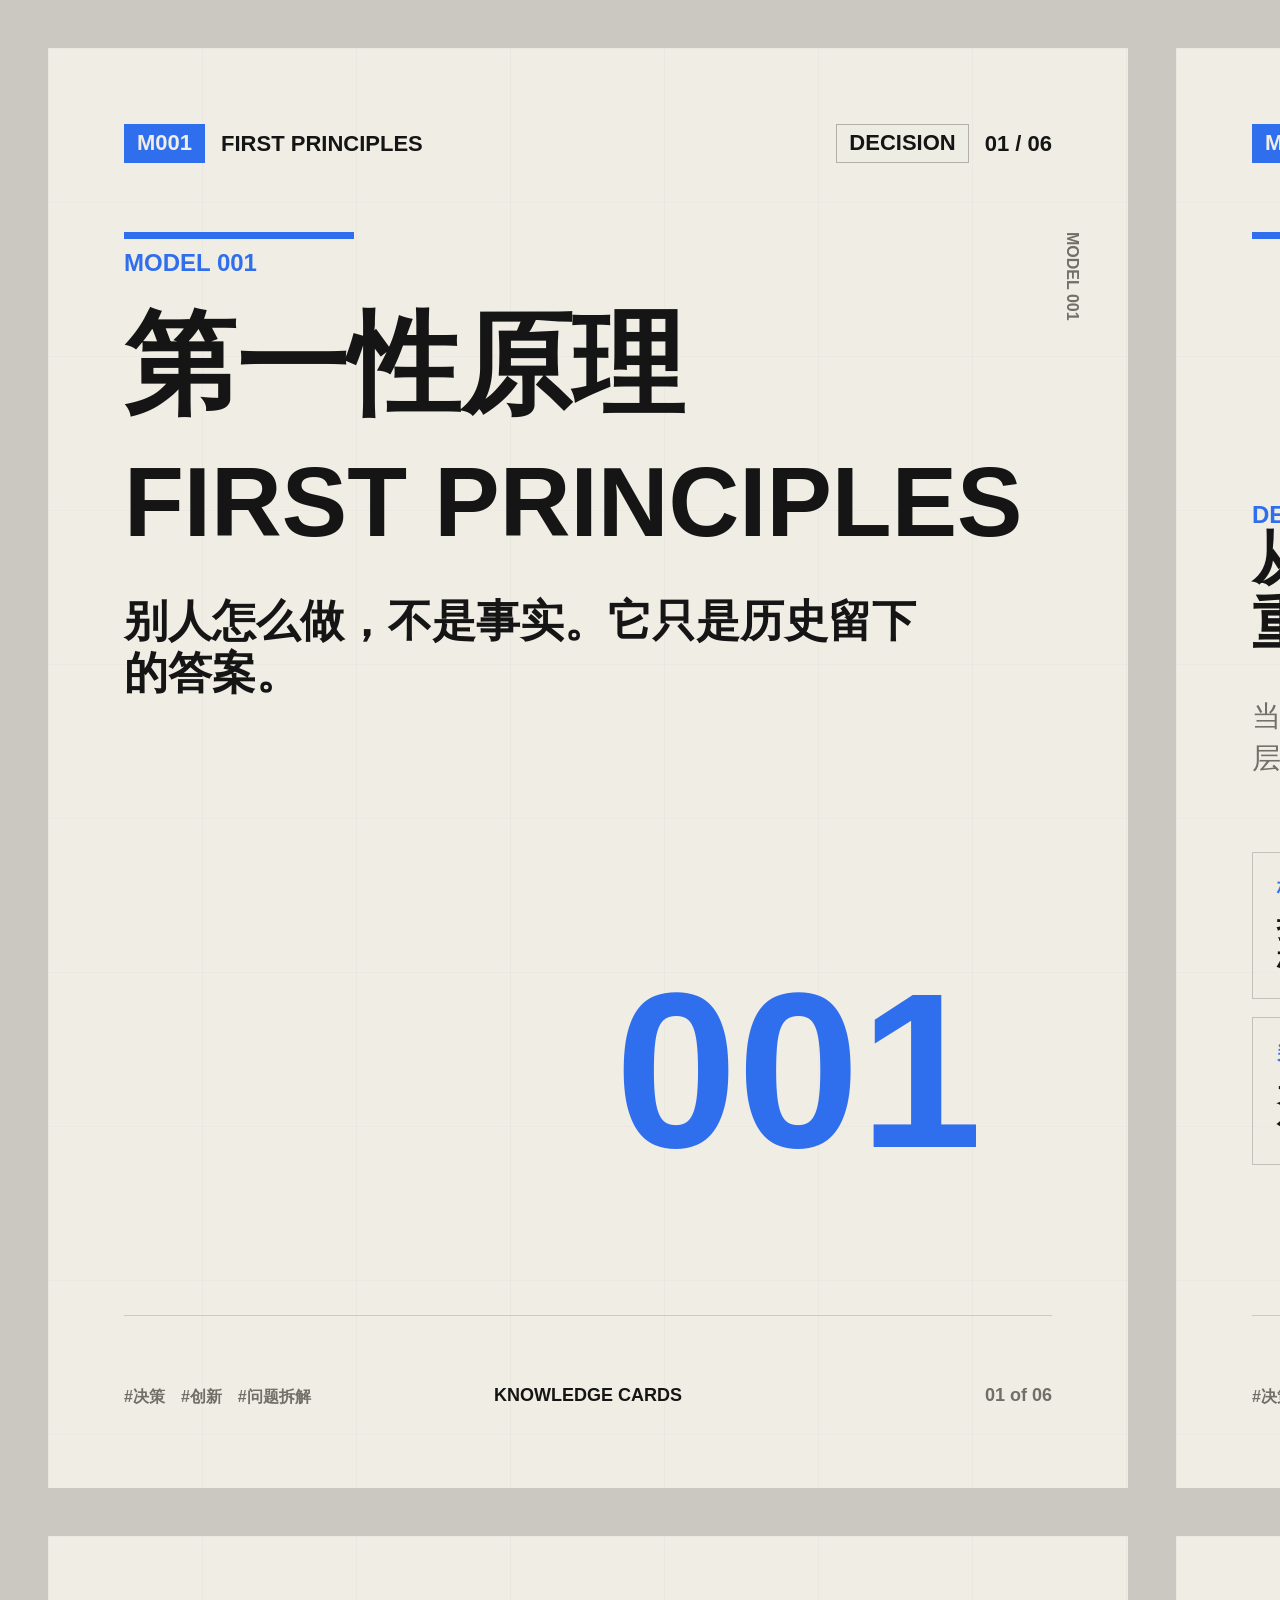
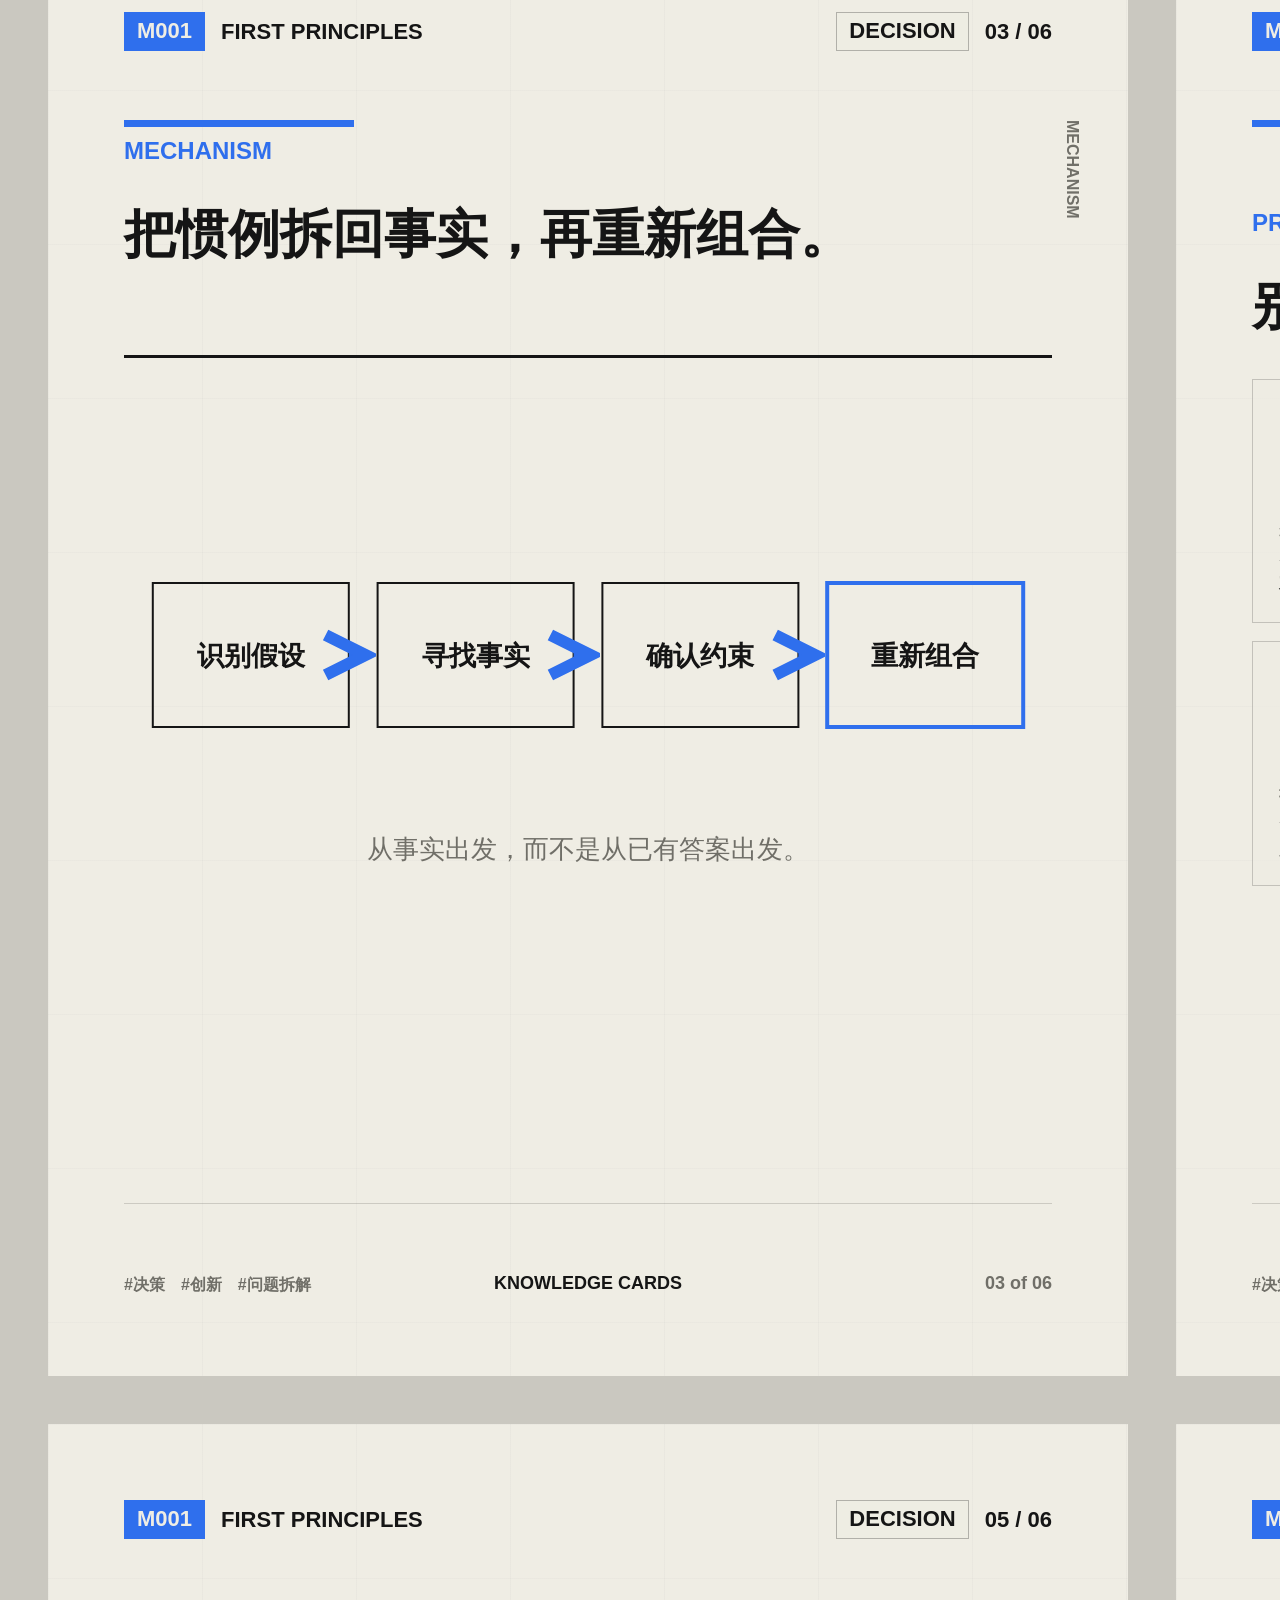
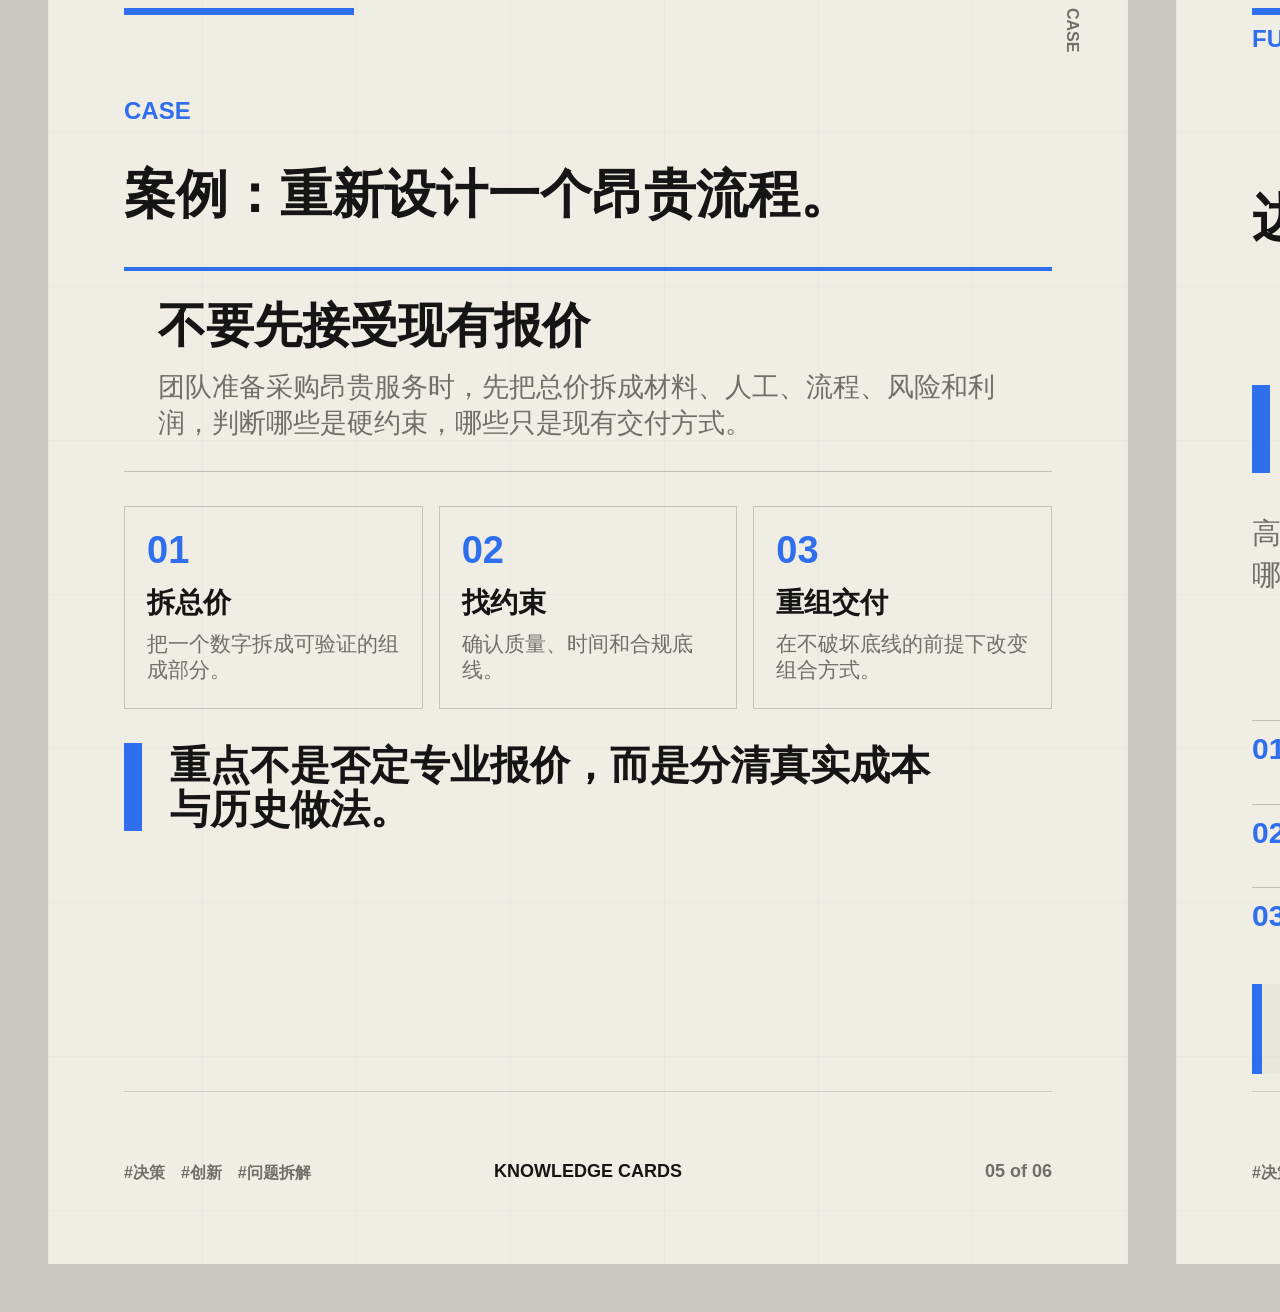
<file: skills/mental-model-info-cards/assets/template/tool-v1/index.html>
<!doctype html>
<html lang="zh-CN">
  <head>
    <meta charset="utf-8" />
    <meta name="viewport" content="width=device-width, initial-scale=1" />
    <title>Mental Model Info Cards</title>
    <link rel="stylesheet" href="./styles.css" />
  </head>
  <body>
    <main id="app"></main>
    <script src="./data/theme.js"></script>
    <script src="./data/models.js"></script>
    <script src="./src/cards.js"></script>
  </body>
</html>
</file>
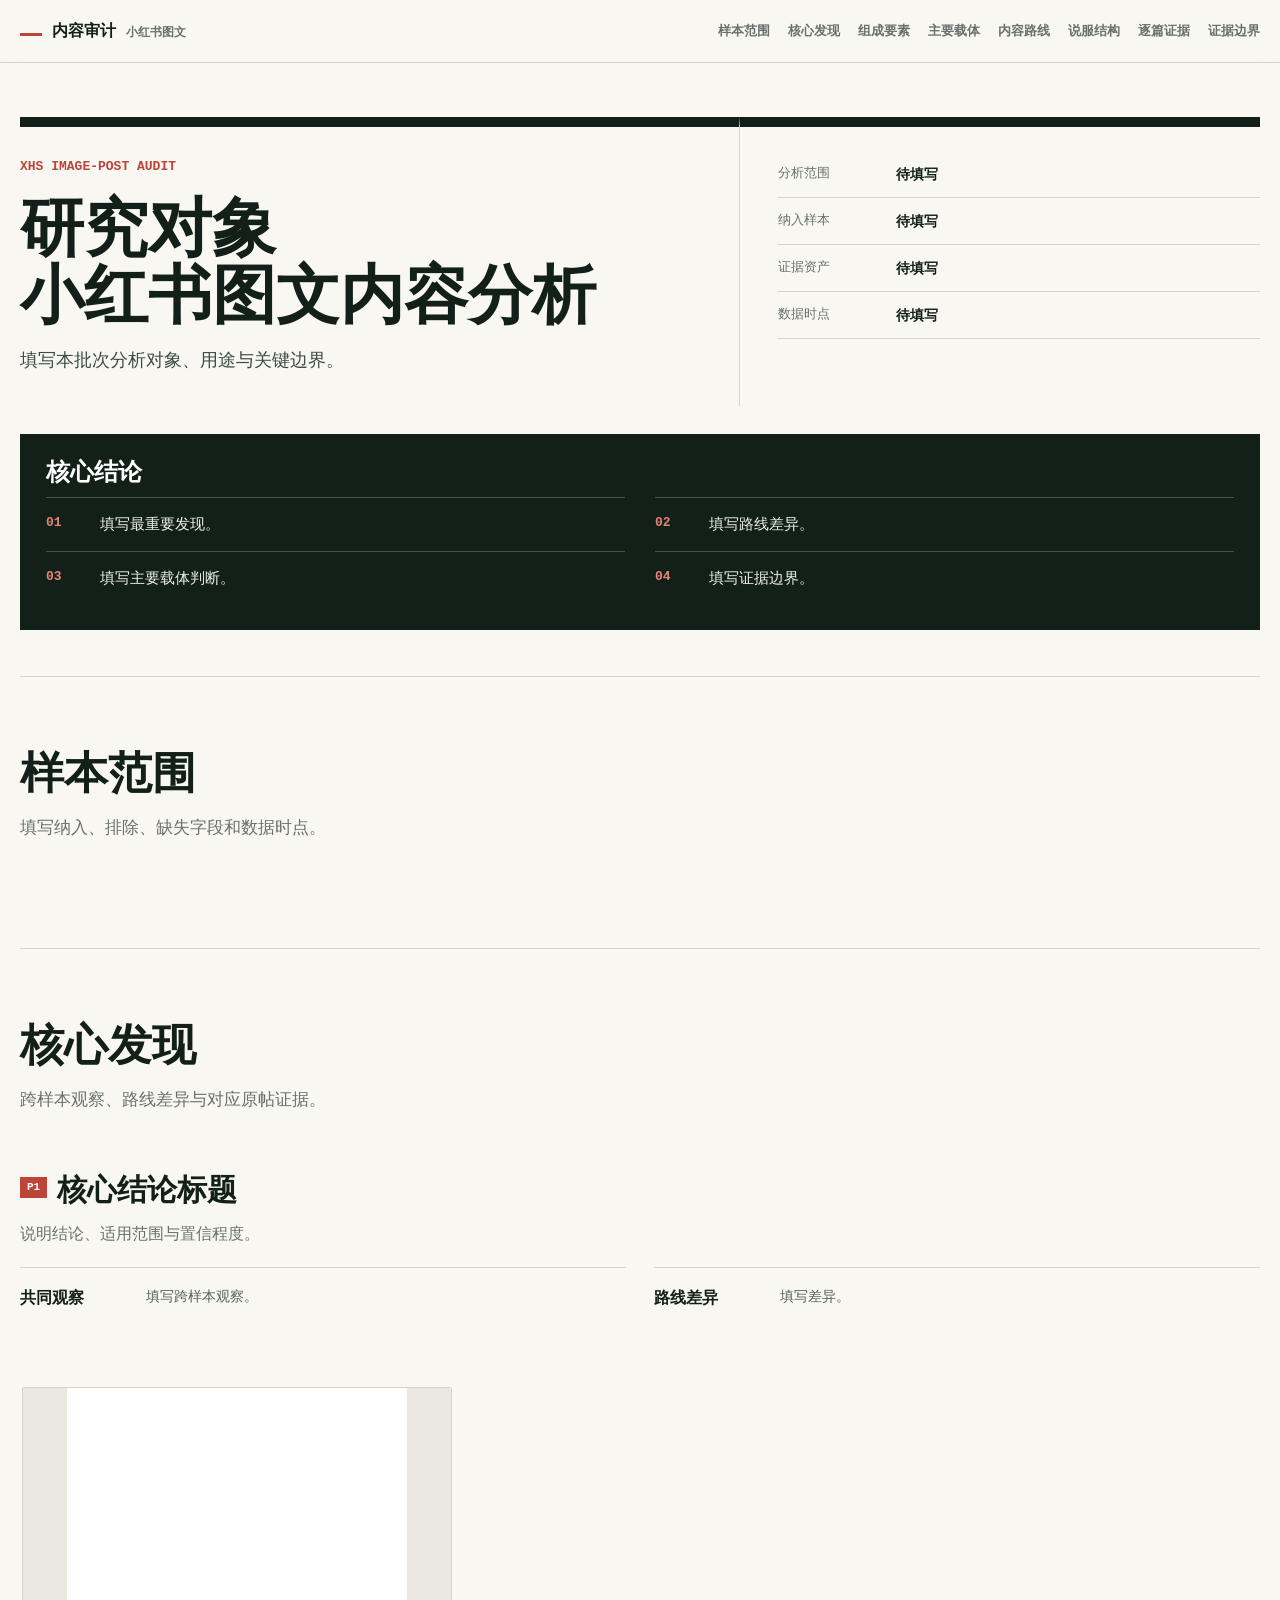
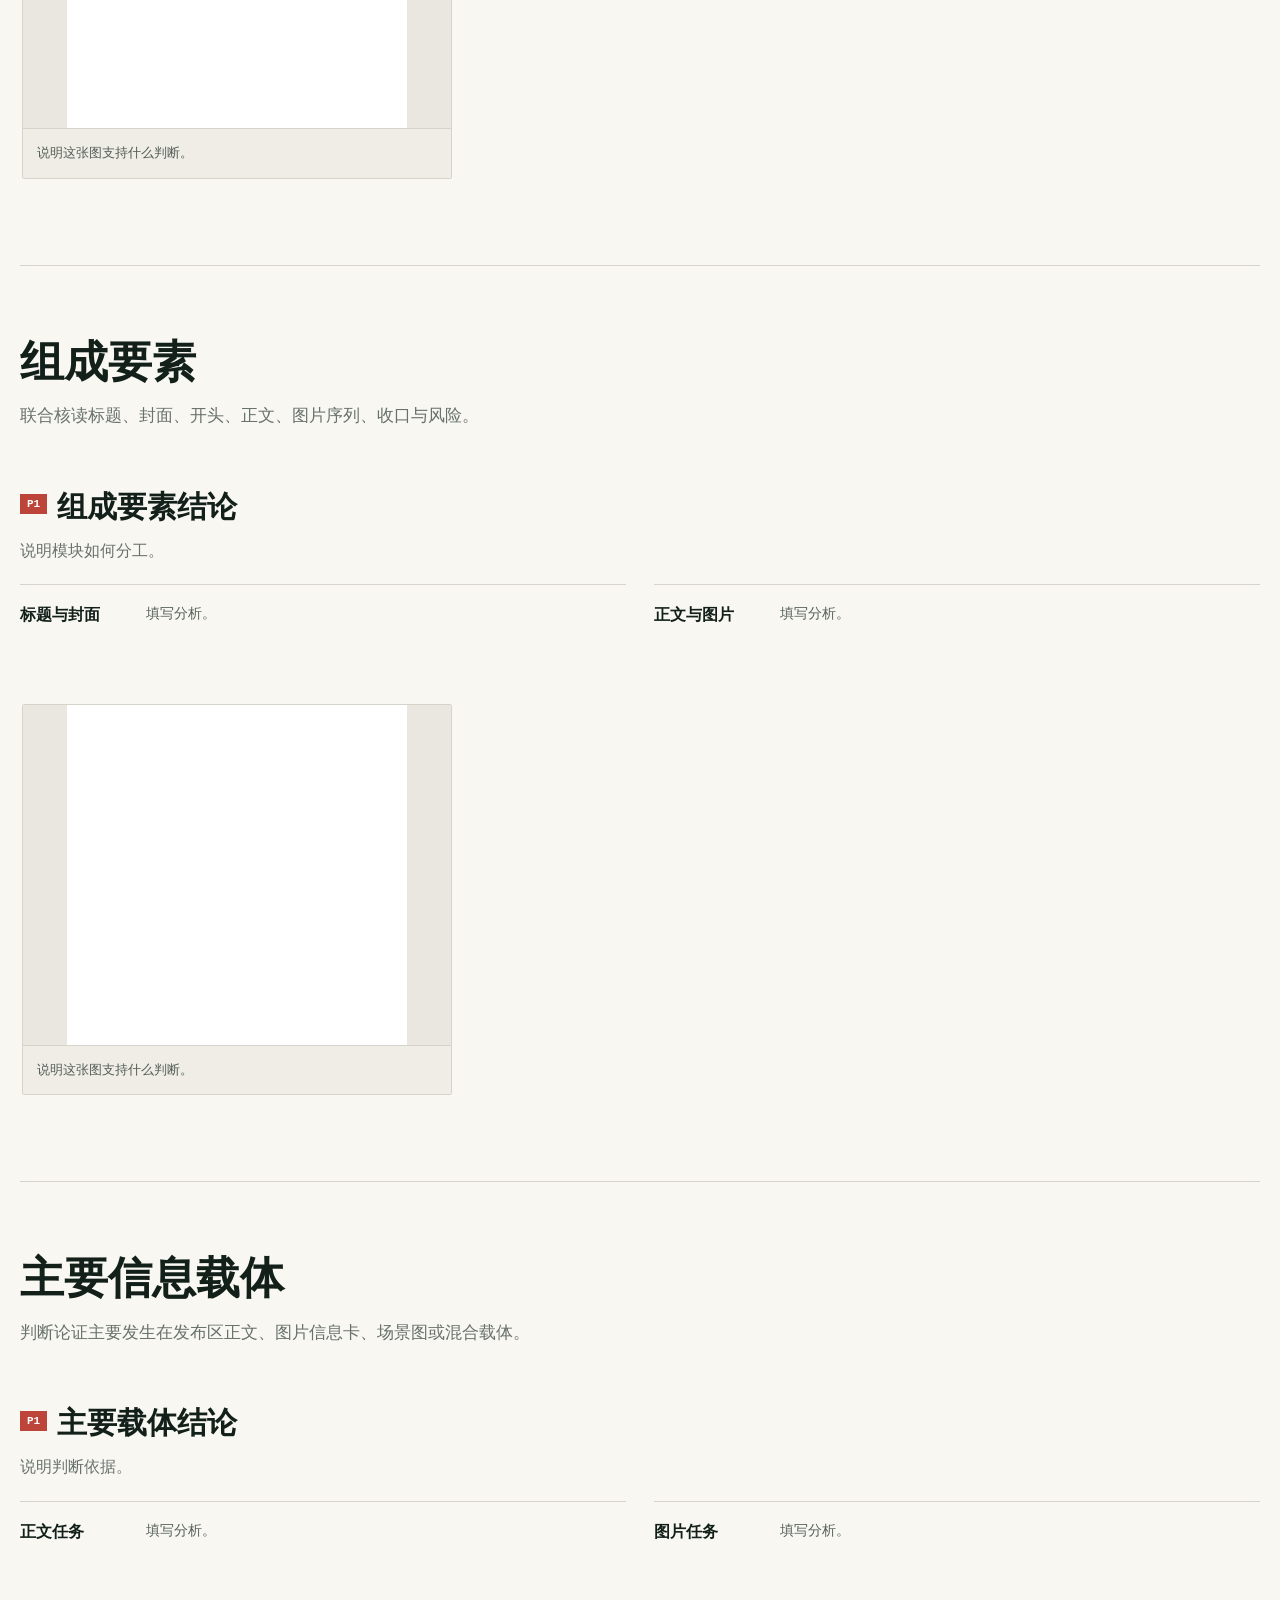
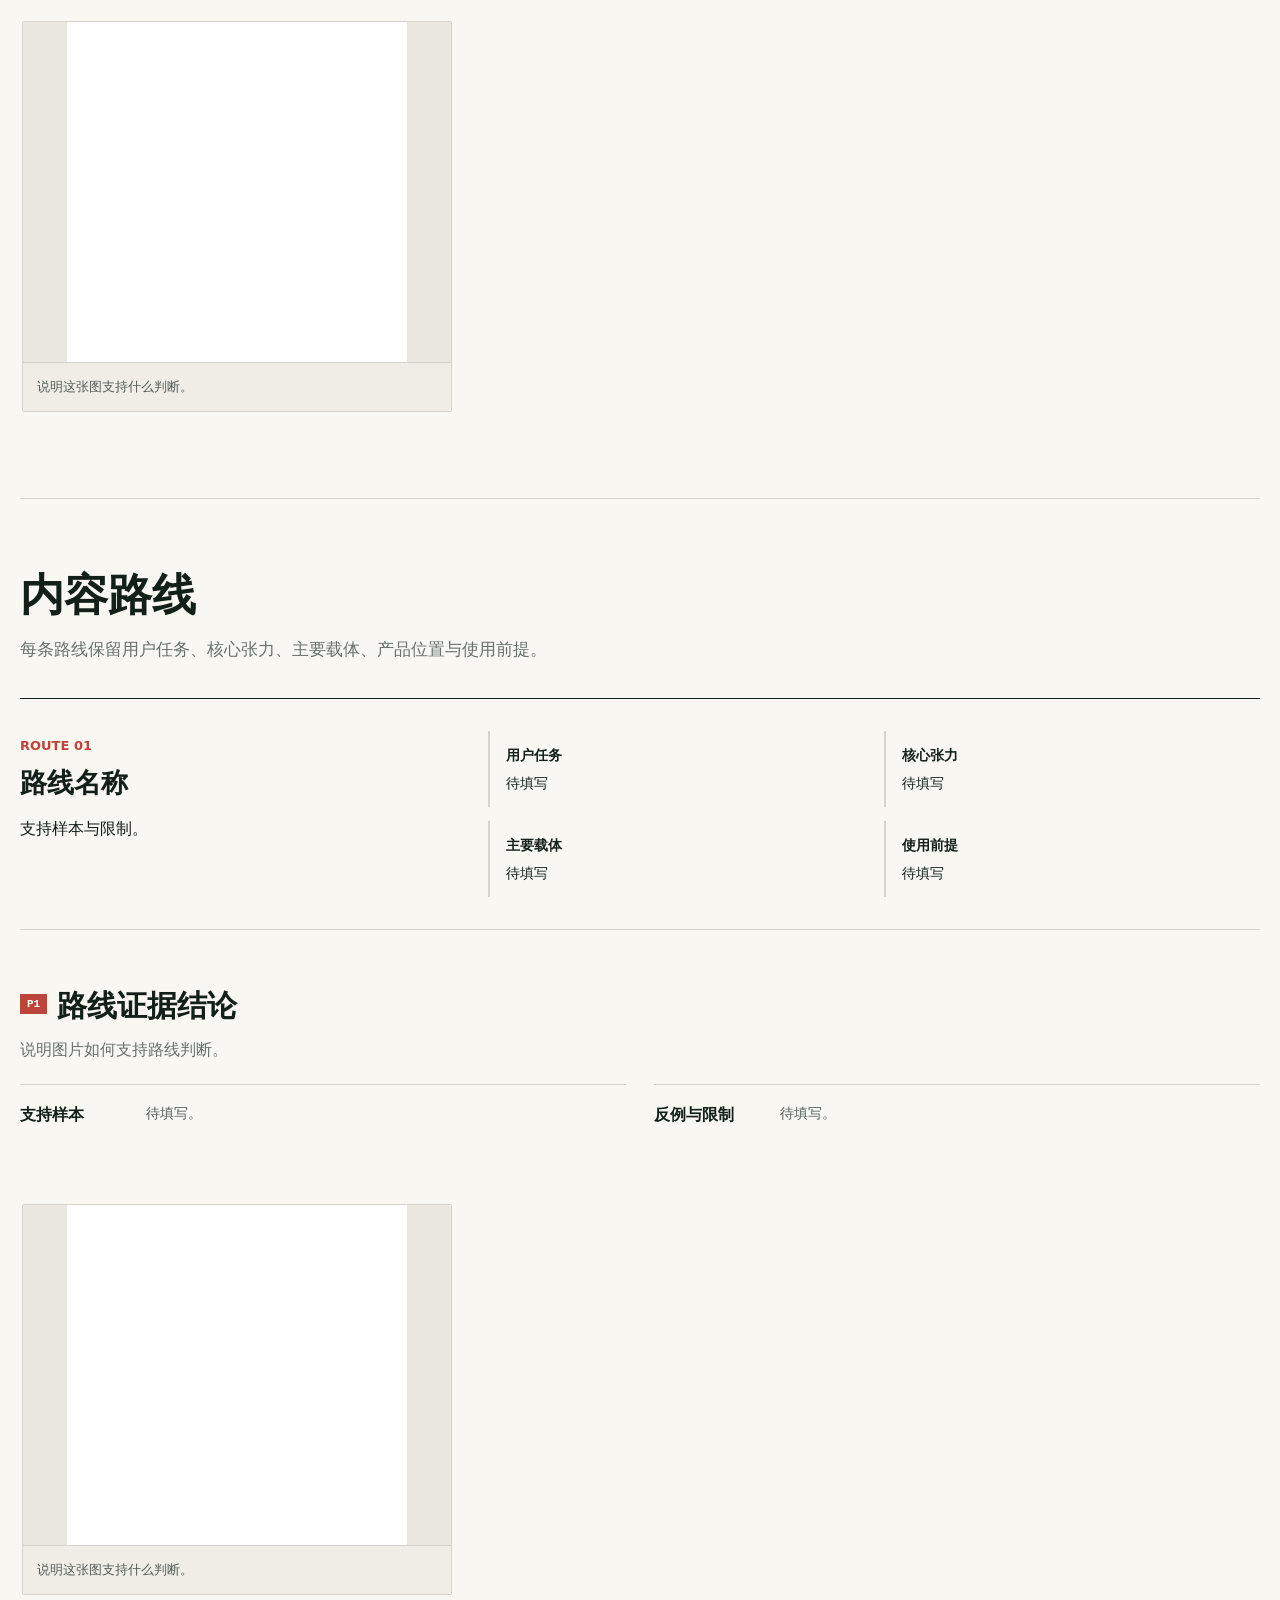
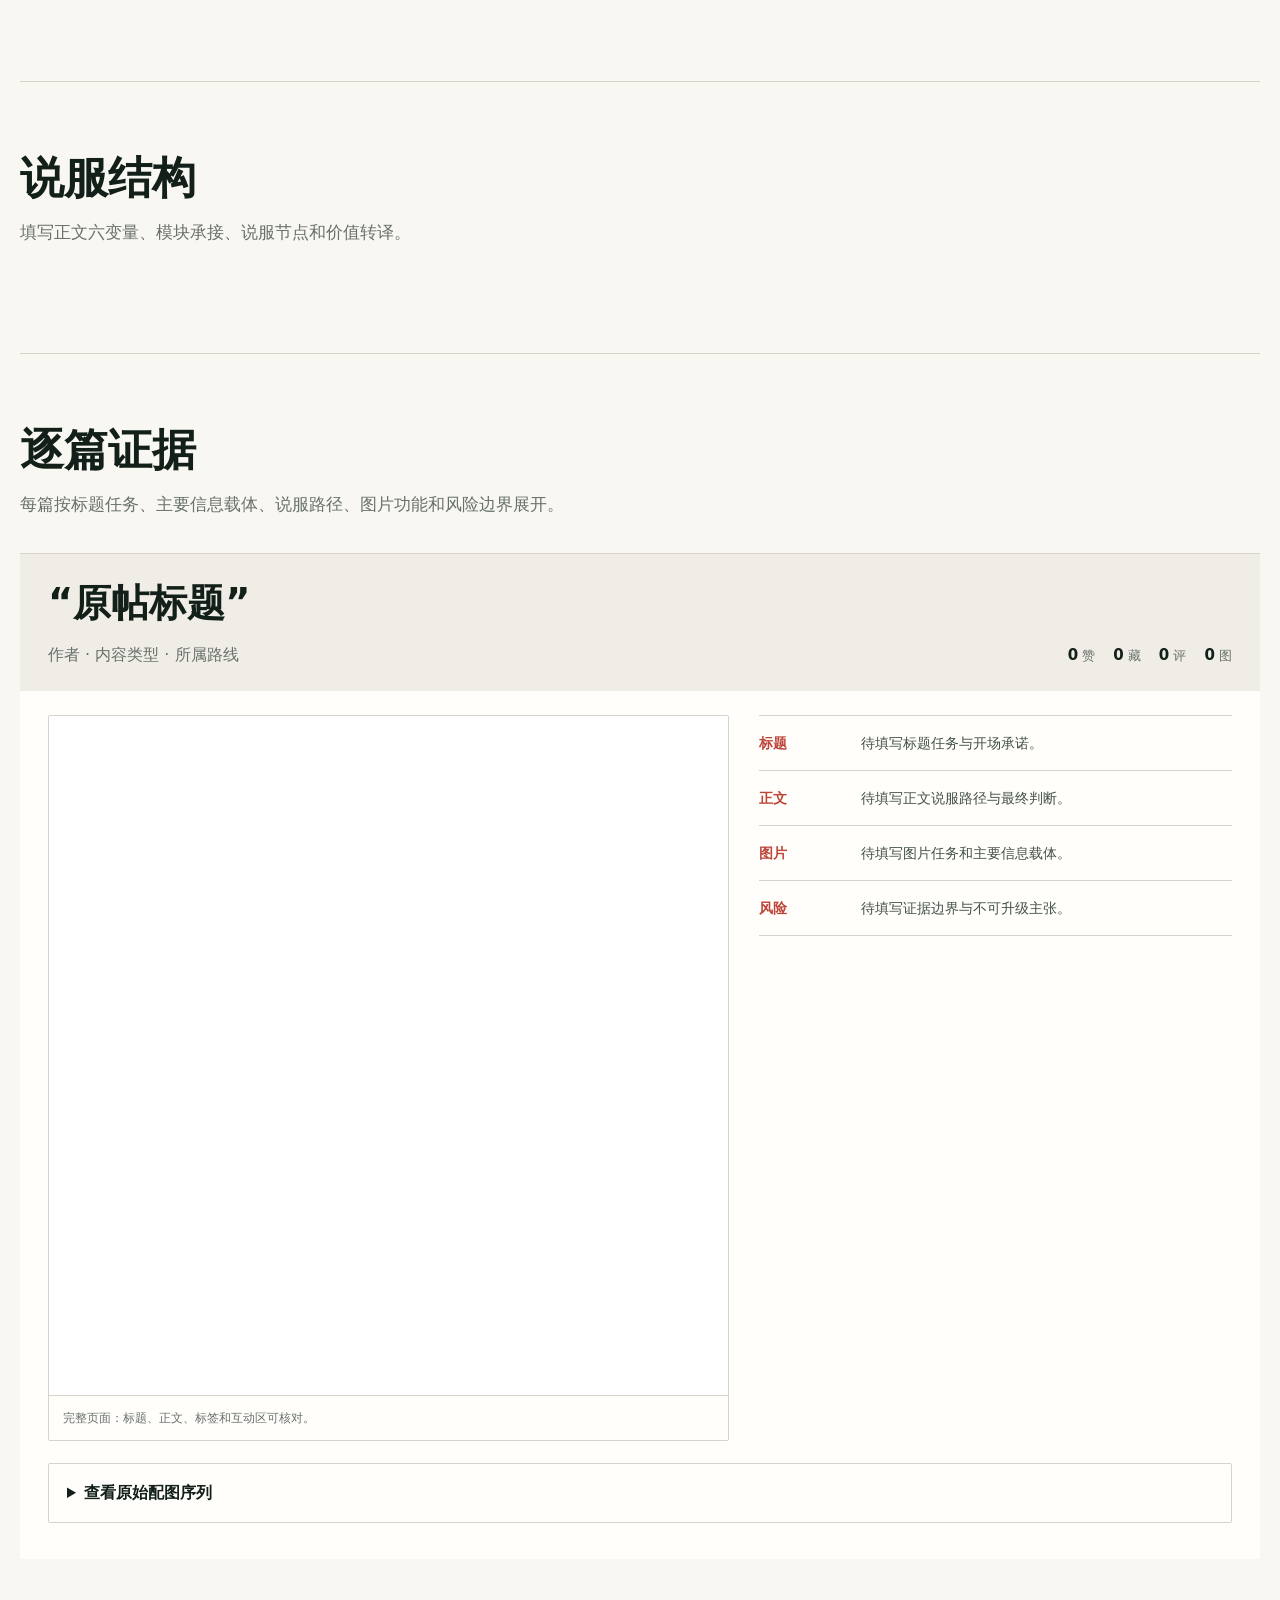
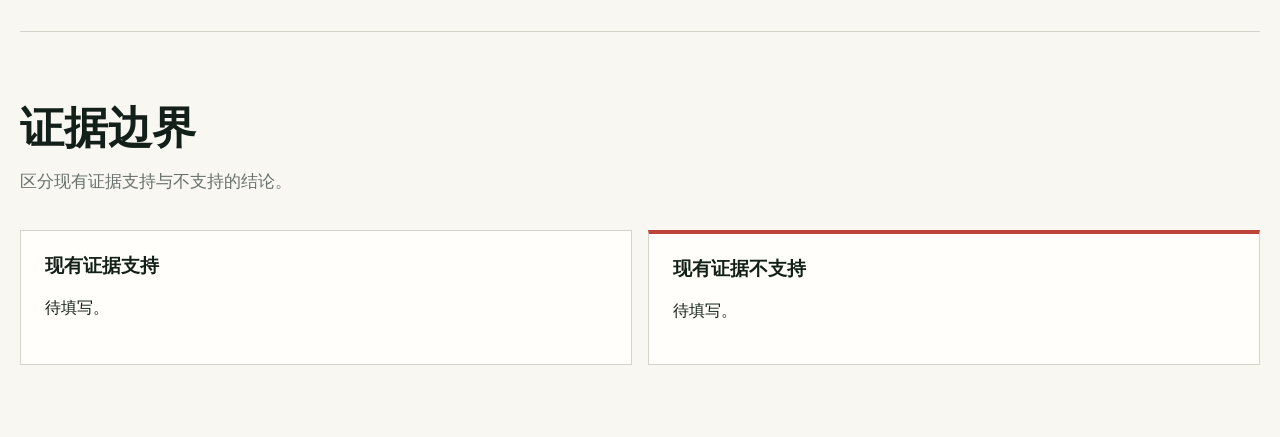
<file: skills/xhs-viral-content-analysis/assets/XHS-Image-Post-Audit-Template.html>
<!doctype html>
<html lang="zh-CN">
<head>
  <meta charset="utf-8">
  <meta name="viewport" content="width=device-width, initial-scale=1">
  <meta name="color-scheme" content="light">
  <title>小红书图文内容分析</title>
  <style>
    :root{--ink:#122019;--muted:#68716c;--paper:#f8f7f2;--white:#fffefa;--line:#d5d3ca;--red:#bc4438;--red-soft:#f5e5e1;--content:1440px;--radius:2px}
    *{box-sizing:border-box}html{scroll-behavior:smooth}body{margin:0;color:var(--ink);background:#eceae4;font-family:Inter,"PingFang SC","Microsoft YaHei",system-ui,sans-serif;font-size:16px;line-height:1.72;letter-spacing:0}a{color:inherit}img{display:block;max-width:100%}h1,h2,h3,h4{margin:0;line-height:1.2;letter-spacing:0}p{overflow-wrap:anywhere}main{overflow:clip;background:var(--paper);box-shadow:0 18px 50px rgba(23,31,27,.08)}
    .topbar{position:sticky;top:0;z-index:20;border-bottom:1px solid var(--line);background:rgba(248,247,242,.96);backdrop-filter:blur(12px)}.topbar-inner{width:min(calc(100% - 40px),var(--content));height:62px;margin:auto;display:flex;align-items:center;justify-content:space-between;gap:24px}.brand{display:flex;align-items:baseline;gap:10px;min-width:210px;font-weight:780}.brand::before{content:"";width:22px;height:3px;background:var(--red)}.brand small{color:var(--muted);font-size:12px}.topnav{display:flex;gap:18px;overflow-x:auto;scrollbar-width:none}.topnav::-webkit-scrollbar{display:none}.topnav a{color:var(--muted);font-size:13px;font-weight:650;text-decoration:none;white-space:nowrap}.topnav a:hover,.topnav a:focus-visible{color:var(--red)}
    .section{width:min(calc(100% - 40px),var(--content));margin:0 auto;padding:72px 0;scroll-margin-top:76px}.section+.section{border-top:1px solid var(--line)}.wrap{width:100%;margin:0}.hero{display:grid;grid-template-columns:minmax(0,1.16fr) minmax(360px,.84fr);padding-top:54px;padding-bottom:46px}.hero-copy{min-width:0;padding:30px 54px 30px 0;border-top:10px solid var(--ink)}.report-code{margin:0;color:var(--red);font:800 13px/1.5 "SFMono-Regular",Consolas,monospace}.hero h1{margin:18px 0 16px;font-size:clamp(40px,5vw,68px);line-height:1.05;overflow-wrap:anywhere}.hero-lead{margin:0;color:#3f4a44;font-size:18px}.audit-meta{display:grid;grid-template-columns:118px minmax(0,1fr);align-content:start;margin:0;padding:24px 0 12px 38px;border-top:10px solid var(--ink);border-left:1px solid var(--line)}.audit-meta dt,.audit-meta dd{margin:0;padding:11px 0;border-bottom:1px solid var(--line)}.audit-meta dt{color:var(--muted);font-size:13px}.audit-meta dd{font-size:14px;font-weight:700}.hero-conclusion{grid-column:1/-1;margin-top:28px;padding:24px 26px;background:var(--ink);color:#f7f5ef}.hero-conclusion h2{margin-bottom:10px;color:#fff;font-size:24px}.hero-summary-grid{display:grid;grid-template-columns:repeat(2,minmax(0,1fr));gap:0 30px}.hero-summary-item{display:grid;grid-template-columns:42px minmax(0,1fr);gap:12px;padding:14px 0;border-top:1px solid rgba(255,255,255,.22)}.hero-summary-item b{color:#e78377;font:800 13px/1.7 "SFMono-Regular",Consolas,monospace}.hero-summary-item span{color:#edf1ee;font-size:15px;font-weight:560}
    .section-heading{margin-bottom:34px}.section-heading h2{font-size:clamp(30px,3.4vw,46px);line-height:1.14}.section-intro{margin:14px 0 0;color:var(--muted);font-size:17px}.finding-grid,.finding-grid.reverse{display:flex;flex-direction:column;gap:24px;margin-top:58px}.finding-copy{width:100%;min-width:0}.finding-copy h3{margin-bottom:12px;font-size:30px;line-height:1.2}.finding-copy h3::before{content:"P1";display:inline-block;margin:0 10px 8px 0;padding:3px 7px;background:var(--red);color:#fff;font:800 11px/1.3 "SFMono-Regular",Consolas,monospace;vertical-align:middle}.finding-copy>p{margin:0;color:var(--muted)}.finding-points{display:grid;grid-template-columns:repeat(2,minmax(0,1fr));gap:0 28px;margin-top:20px}.finding-point{display:grid;grid-template-columns:112px minmax(0,1fr);gap:14px;min-height:92px;padding:16px 0;border-top:1px solid var(--line)}.finding-point strong{color:var(--ink)}.finding-point span{color:#56615a;font-size:14px}.evidence-stack{display:flex;gap:14px;width:100%;padding:4px 2px 14px;overflow-x:auto;scroll-snap-type:x proximity;scrollbar-color:var(--red) #dedbd3}figure.evidence{flex:1 0 280px;min-width:280px;max-width:430px;margin:0;overflow:hidden;border:1px solid var(--line);border-radius:var(--radius);background:var(--white);scroll-snap-align:start}figure.evidence img{width:100%;height:340px;object-fit:contain;background:#e9e7e0;cursor:zoom-in}figure.evidence figcaption{padding:13px 14px;border-top:1px solid var(--line);background:#efede6;color:#545e58;font-size:13px}
    .route-list{display:grid;border-top:1px solid var(--ink)}.route{display:grid;grid-template-columns:minmax(260px,.72fr) minmax(0,1.28fr);gap:34px;padding:32px 0;border-bottom:1px solid var(--line)}.route .index{color:var(--red);font-size:13px;font-weight:760}.route h3{margin-top:8px;font-size:27px}.route ul{display:grid;grid-template-columns:repeat(2,minmax(0,1fr));gap:14px 20px;margin:0;padding:0;list-style:none}.route li{padding:12px 0 12px 16px;border-left:2px solid var(--line);font-size:14px}.route li strong{display:block;margin-bottom:4px}.case-list{display:grid}.case{padding:36px 0;border-top:1px solid var(--line)}.case-layout{display:grid;grid-template-columns:360px minmax(0,1fr);gap:28px;align-items:start}.page-shot{margin:0;padding:10px;border:1px solid var(--line);background:var(--white)}.page-shot img{width:100%;cursor:zoom-in}.case-lines{display:grid;gap:1px;border:1px solid var(--line);background:var(--line)}.case-line{display:grid;grid-template-columns:108px minmax(0,1fr);gap:16px;padding:14px;background:var(--white)}.case-line strong{color:var(--red)}.gallery{display:grid;grid-template-columns:repeat(3,minmax(0,1fr));gap:12px;margin-top:18px}.gallery figure{margin:0;border:1px solid var(--line);background:var(--white)}.gallery img{width:100%;aspect-ratio:4/5;object-fit:contain;background:#eceeeb;cursor:zoom-in}.gallery figcaption,.page-shot figcaption{padding:10px 12px;color:var(--muted);font-size:12px}.limit-grid{display:grid;grid-template-columns:1fr 1fr;gap:16px}.limit-grid>div{padding:24px;border:1px solid var(--line);background:var(--white)}.limit-grid .risk{border-top:4px solid var(--red)}
    .case-list{gap:72px}.case{padding-top:36px;border:0;border-top:1px solid var(--line);background:var(--white)}.case-header{display:grid;grid-template-columns:minmax(0,1fr) auto;align-items:end;gap:24px;margin:-36px 0 24px;padding:26px 28px 22px;background:#efede6}.case-header h3{margin-bottom:6px;font-size:clamp(27px,3vw,40px);line-height:1.18}.case-header p{margin-bottom:0;color:var(--muted)}.case-metrics{display:flex;flex-wrap:wrap;justify-content:flex-end;gap:10px 18px;color:var(--muted);font-size:13px}.case-metrics strong{color:var(--ink);font-size:15px}.case-layout{grid-template-columns:minmax(0,1.18fr) minmax(360px,.82fr);gap:30px;padding:0 28px}.full-shot{margin:0;overflow:hidden;border:1px solid var(--line);border-radius:var(--radius);background:var(--white)}.full-shot img{width:100%;cursor:zoom-in}.full-shot figcaption{padding:12px 14px;color:var(--muted);font-size:12px;border-top:1px solid var(--line)}.case-analysis{display:grid;gap:0;border-top:1px solid var(--line)}.case-line{grid-template-columns:88px minmax(0,1fr);gap:14px;padding:15px 0;border-bottom:1px solid var(--line);background:transparent}.case-line strong{font-size:14px}.case-line span{color:#435149;font-size:14px}details.gallery{display:block;margin:22px 28px 0;border:1px solid var(--line);border-radius:var(--radius);background:var(--white)}details.gallery summary{padding:15px 18px;cursor:pointer;font-weight:700}details.gallery[open] summary{border-bottom:1px solid var(--line)}.image-strip{display:grid;grid-auto-flow:column;grid-auto-columns:minmax(220px,310px);gap:12px;padding:16px;overflow-x:auto;scroll-snap-type:x proximity}.image-strip figure{margin:0;scroll-snap-align:start}.image-strip img{width:100%;height:360px;object-fit:contain;border-radius:var(--radius);background:#edf1ef;cursor:zoom-in}.image-strip figcaption{padding-top:8px;color:var(--muted);font-size:12px}
    dialog{width:min(1100px,calc(100% - 28px));max-height:92vh;padding:38px 12px 12px;border:0;border-radius:6px;background:#111}dialog::backdrop{background:rgba(0,0,0,.82)}dialog img{max-height:82vh;margin:auto;object-fit:contain}.close{position:absolute;top:7px;right:10px;width:30px;height:30px;border:0;background:transparent;color:#fff;font-size:28px;cursor:pointer}
    @media(max-width:900px){.hero{grid-template-columns:1fr}.hero-copy{padding-right:0}.audit-meta{padding-left:0;border-top-width:1px;border-left:0}.route,.case-layout{grid-template-columns:1fr}.limit-grid{grid-template-columns:1fr}}
    @media(max-width:600px){.topbar-inner{width:calc(100% - 20px)}.brand{display:none}.section{width:calc(100% - 24px);padding:56px 0}.hero h1{font-size:40px}.hero-summary-grid,.finding-points,.route ul{grid-template-columns:1fr}.finding-grid{gap:18px;margin-top:44px}.finding-point{grid-template-columns:94px minmax(0,1fr)}figure.evidence{flex-basis:82vw;min-width:82vw}.case-header{grid-template-columns:1fr;margin-top:-36px;padding:22px 18px}.case-metrics{justify-content:flex-start}.case-layout{padding:0 18px}.case-line{grid-template-columns:1fr;gap:4px}details.gallery{margin-right:18px;margin-left:18px}.image-strip{grid-auto-columns:minmax(210px,82vw)}.image-strip img{height:330px}}
    @media print{.topbar,dialog{display:none}.section{width:100%;page-break-inside:auto}body,main{background:#fff;box-shadow:none}}
  </style>
</head>
<body data-report-template="xhs-image-post-audit">
  <div class="topbar" data-report-part="navigation"><div class="topbar-inner"><div class="brand">内容审计 <small>小红书图文</small></div><nav class="topnav"><a href="#scope">样本范围</a><a href="#findings">核心发现</a><a href="#components">组成要素</a><a href="#carriers">主要载体</a><a href="#routes">内容路线</a><a href="#persuasion">说服结构</a><a href="#evidence">逐篇证据</a><a href="#limits">证据边界</a></nav></div></div>
  <main>
    <header class="section hero" data-report-part="audit-hero">
      <div class="hero-copy"><p class="report-code">XHS IMAGE-POST AUDIT</p><h1>研究对象<br>小红书图文内容分析</h1><p class="hero-lead">填写本批次分析对象、用途与关键边界。</p></div>
      <dl class="audit-meta" data-report-part="audit-meta"><dt>分析范围</dt><dd>待填写</dd><dt>纳入样本</dt><dd>待填写</dd><dt>证据资产</dt><dd>待填写</dd><dt>数据时点</dt><dd>待填写</dd></dl>
      <div class="hero-conclusion" data-report-part="executive-summary"><h2>核心结论</h2><div class="hero-summary-grid"><div class="hero-summary-item"><b>01</b><span>填写最重要发现。</span></div><div class="hero-summary-item"><b>02</b><span>填写路线差异。</span></div><div class="hero-summary-item"><b>03</b><span>填写主要载体判断。</span></div><div class="hero-summary-item"><b>04</b><span>填写证据边界。</span></div></div></div>
    </header>
    <section id="scope" class="section" data-section="scope"><div class="wrap"><div class="section-heading"><h2>样本范围</h2><p class="section-intro">填写纳入、排除、缺失字段和数据时点。</p></div></div></section>
    <section id="findings" class="section" data-section="findings"><div class="wrap"><div class="section-heading"><h2>核心发现</h2><p class="section-intro">跨样本观察、路线差异与对应原帖证据。</p></div>
      <article class="finding-grid" data-evidence-group="finding-example"><div class="finding-copy"><h3>核心结论标题</h3><p>说明结论、适用范围与置信程度。</p><div class="finding-points"><div class="finding-point"><strong>共同观察</strong><span>填写跨样本观察。</span></div><div class="finding-point"><strong>路线差异</strong><span>填写差异。</span></div></div></div><div class="evidence-stack"><figure class="evidence" data-evidence-source="样本01完整页面"><img data-zoom src="[data-uri]" alt="样本01完整页面"><figcaption>说明这张图支持什么判断。</figcaption></figure></div></article>
    </div></section>
    <section id="components" class="section" data-section="components"><div class="wrap"><div class="section-heading"><h2>组成要素</h2><p class="section-intro">联合核读标题、封面、开头、正文、图片序列、收口与风险。</p></div><article class="finding-grid" data-evidence-group="component-example"><div class="finding-copy"><h3>组成要素结论</h3><p>说明模块如何分工。</p><div class="finding-points"><div class="finding-point"><strong>标题与封面</strong><span>填写分析。</span></div><div class="finding-point"><strong>正文与图片</strong><span>填写分析。</span></div></div></div><div class="evidence-stack"><figure class="evidence" data-evidence-source="样本01图1"><img data-zoom src="[data-uri]" alt="样本01图1"><figcaption>说明这张图支持什么判断。</figcaption></figure></div></article></div></section>
    <section id="carriers" class="section" data-section="carriers"><div class="wrap"><div class="section-heading"><h2>主要信息载体</h2><p class="section-intro">判断论证主要发生在发布区正文、图片信息卡、场景图或混合载体。</p></div><article class="finding-grid" data-evidence-group="carrier-example"><div class="finding-copy"><h3>主要载体结论</h3><p>说明判断依据。</p><div class="finding-points"><div class="finding-point"><strong>正文任务</strong><span>填写分析。</span></div><div class="finding-point"><strong>图片任务</strong><span>填写分析。</span></div></div></div><div class="evidence-stack"><figure class="evidence" data-evidence-source="样本02完整页面"><img data-zoom src="[data-uri]" alt="样本02完整页面"><figcaption>说明这张图支持什么判断。</figcaption></figure></div></article></div></section>
    <section id="routes" class="section" data-section="routes"><div class="wrap"><div class="section-heading"><h2>内容路线</h2><p class="section-intro">每条路线保留用户任务、核心张力、主要载体、产品位置与使用前提。</p></div><div class="route-list"><article class="route"><div><span class="index">ROUTE 01</span><h3>路线名称</h3><p>支持样本与限制。</p></div><ul><li><strong>用户任务</strong>待填写</li><li><strong>核心张力</strong>待填写</li><li><strong>主要载体</strong>待填写</li><li><strong>使用前提</strong>待填写</li></ul></article></div><article class="finding-grid" data-evidence-group="route-example"><div class="finding-copy"><h3>路线证据结论</h3><p>说明图片如何支持路线判断。</p><div class="finding-points"><div class="finding-point"><strong>支持样本</strong><span>待填写。</span></div><div class="finding-point"><strong>反例与限制</strong><span>待填写。</span></div></div></div><div class="evidence-stack"><figure class="evidence" data-evidence-source="样本03完整页面"><img data-zoom src="[data-uri]" alt="样本03完整页面"><figcaption>说明这张图支持什么判断。</figcaption></figure></div></article></div></section>
    <section id="persuasion" class="section" data-section="persuasion"><div class="wrap"><div class="section-heading"><h2>说服结构</h2><p class="section-intro">填写正文六变量、模块承接、说服节点和价值转译。</p></div></div></section>
    <section id="evidence" class="section" data-section="evidence" data-report-part="evidence-gallery"><div class="wrap"><div class="section-heading"><h2>逐篇证据</h2><p class="section-intro">每篇按标题任务、主要信息载体、说服路径、图片功能和风险边界展开。</p></div><div class="case-list"><article class="case"><div class="case-header"><div><h3>“原帖标题”</h3><p>作者 · 内容类型 · 所属路线</p></div><div class="case-metrics"><span><strong>0</strong> 赞</span><span><strong>0</strong> 藏</span><span><strong>0</strong> 评</span><span><strong>0</strong> 图</span></div></div><div class="case-layout"><figure class="full-shot"><img data-zoom src="[data-uri]" alt="样本01完整页面证据"><figcaption>完整页面：标题、正文、标签和互动区可核对。</figcaption></figure><div class="case-analysis"><div class="case-line"><strong>标题</strong><span>待填写标题任务与开场承诺。</span></div><div class="case-line"><strong>正文</strong><span>待填写正文说服路径与最终判断。</span></div><div class="case-line"><strong>图片</strong><span>待填写图片任务和主要信息载体。</span></div><div class="case-line"><strong>风险</strong><span>待填写证据边界与不可升级主张。</span></div></div></div><details class="gallery"><summary>查看原始配图序列</summary><div class="image-strip"><figure><img data-zoom src="[data-uri]" alt="样本01图1证据"><figcaption>图片任务</figcaption></figure></div></details></article></div></div></section>
    <section id="limits" class="section" data-section="limits"><div class="wrap"><div class="section-heading"><h2>证据边界</h2><p class="section-intro">区分现有证据支持与不支持的结论。</p></div><div class="limit-grid"><div><h3>现有证据支持</h3><p>待填写。</p></div><div class="risk"><h3>现有证据不支持</h3><p>待填写。</p></div></div></div></section>
  </main>
  <dialog id="lightbox" data-report-part="lightbox"><button class="close" aria-label="关闭">×</button><img src="[data-uri]" alt="放大证据图"></dialog>
  <script>const dialog=document.getElementById('lightbox'),target=dialog.querySelector('img');document.querySelectorAll('[data-zoom]').forEach(img=>img.addEventListener('click',()=>{target.src=img.src;target.alt=img.alt;dialog.showModal()}));dialog.querySelector('.close').addEventListener('click',()=>dialog.close());dialog.addEventListener('click',e=>{if(e.target===dialog)dialog.close()});</script>
</body>
</html>
</file>
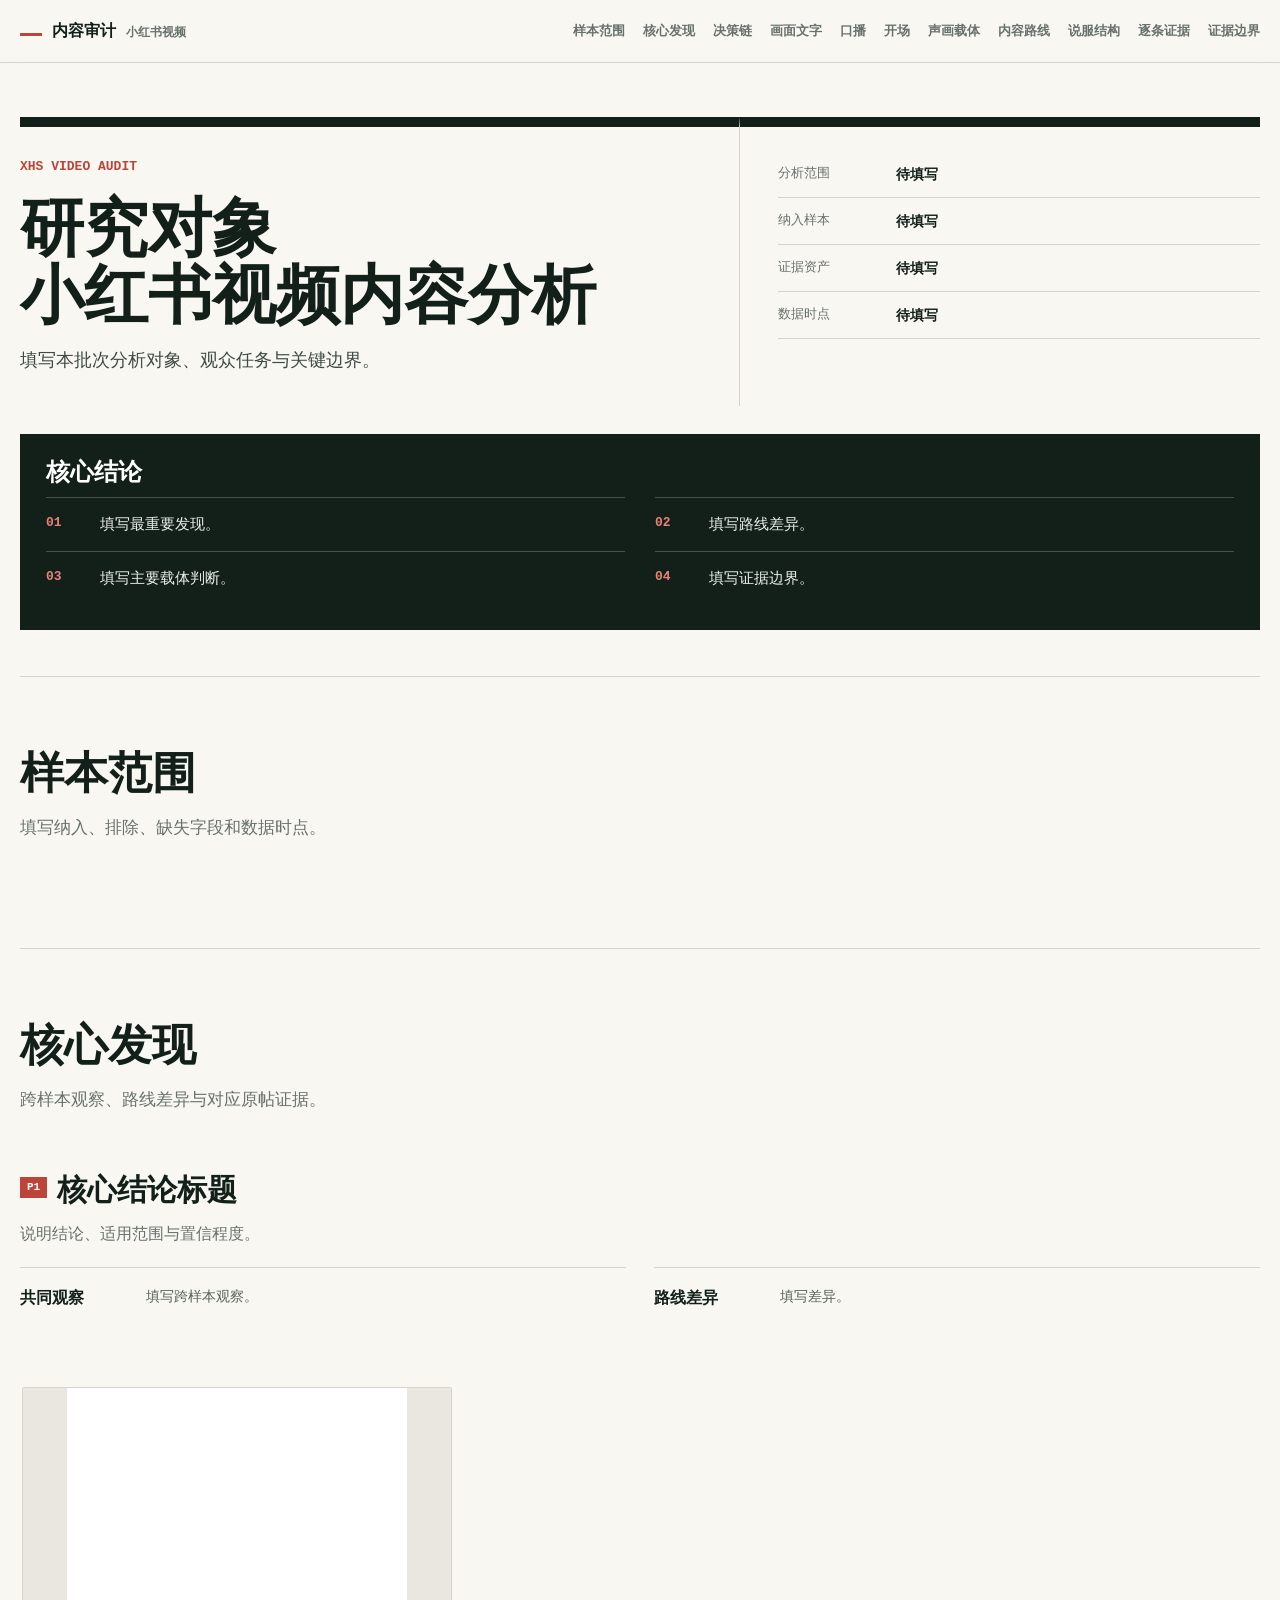
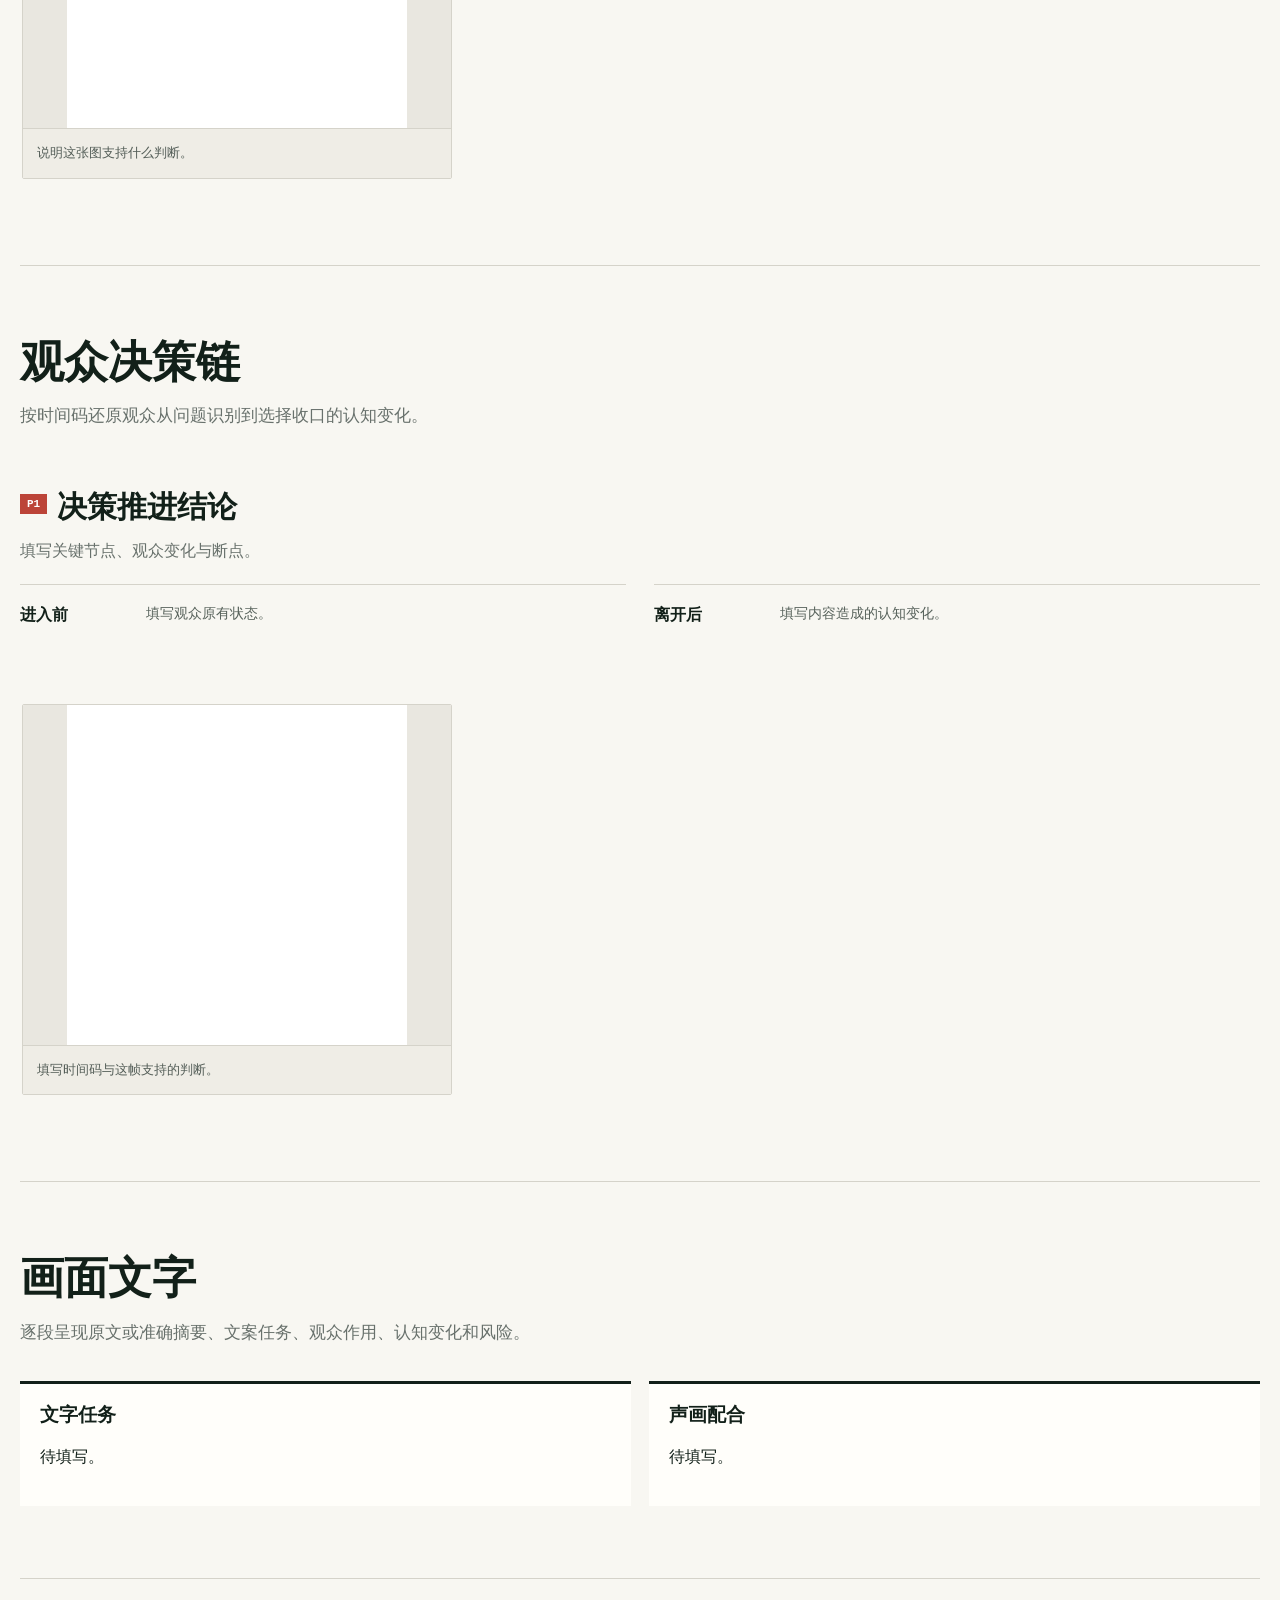
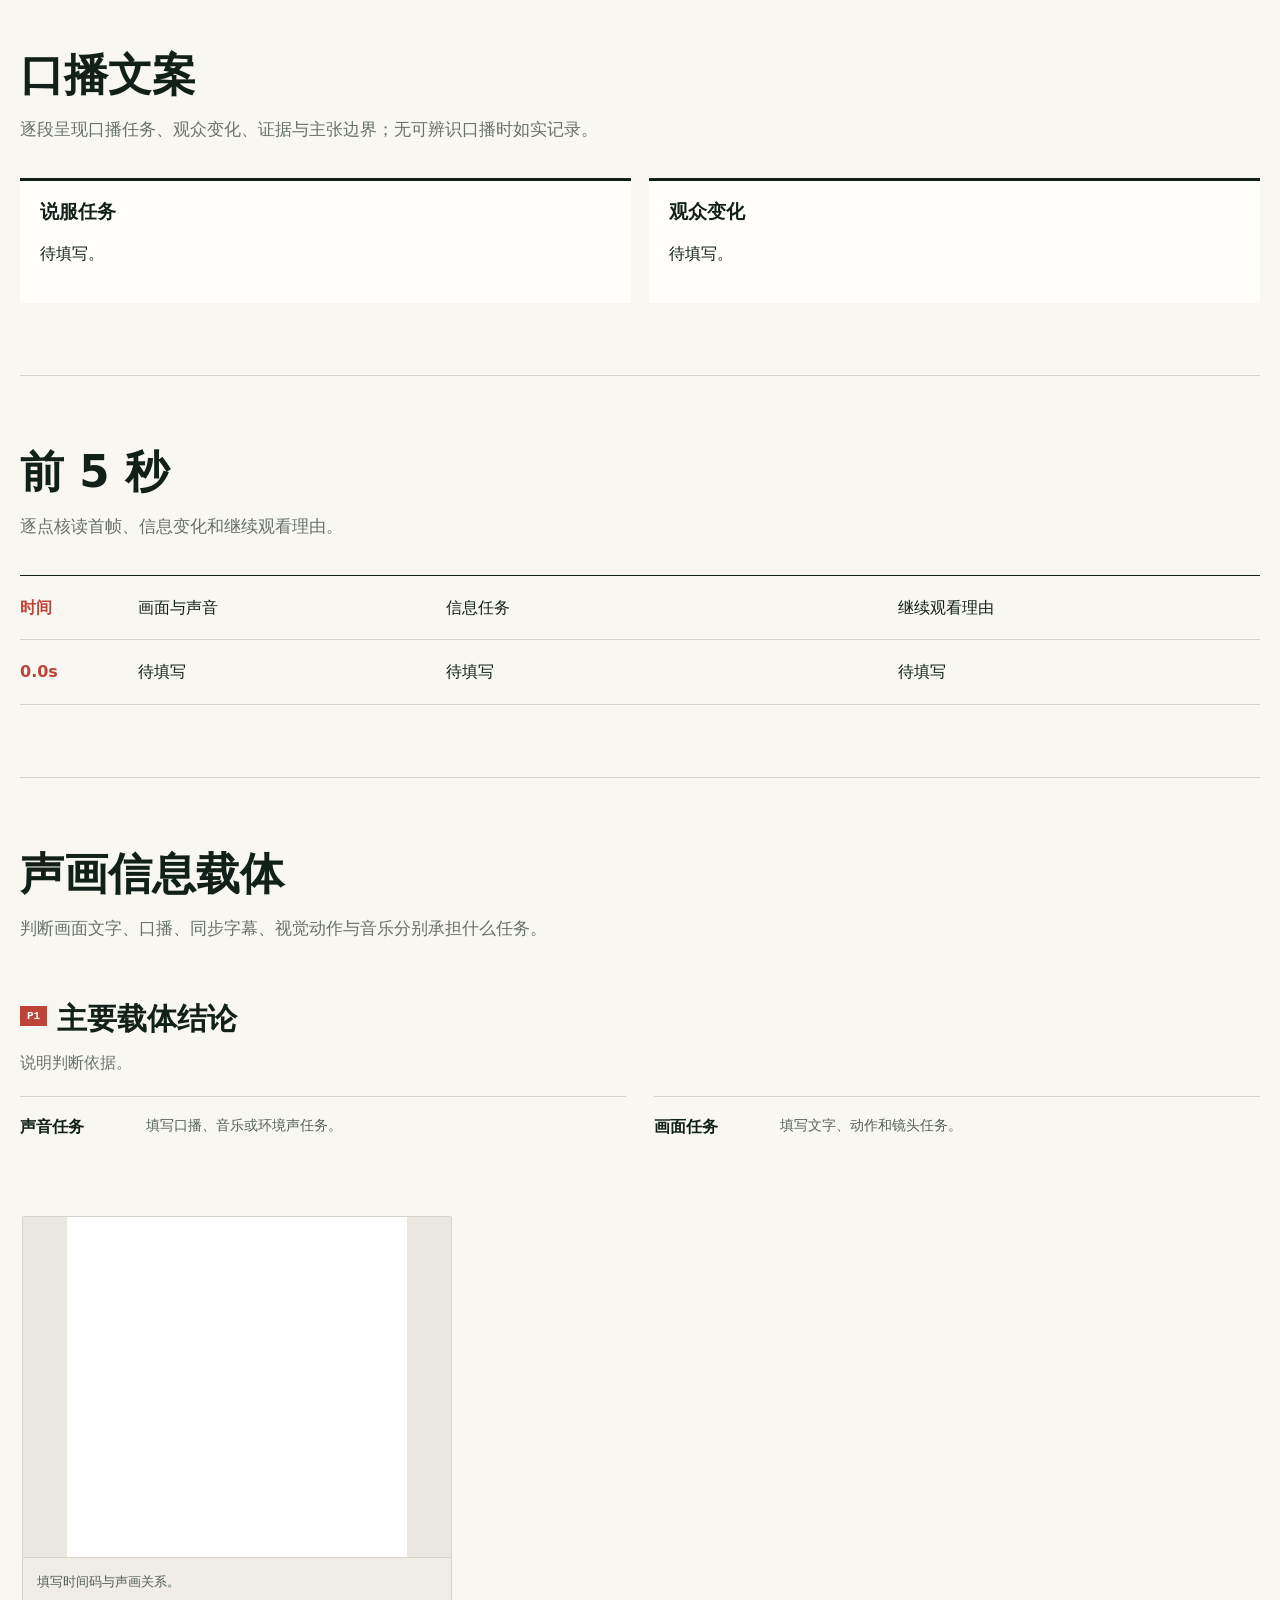
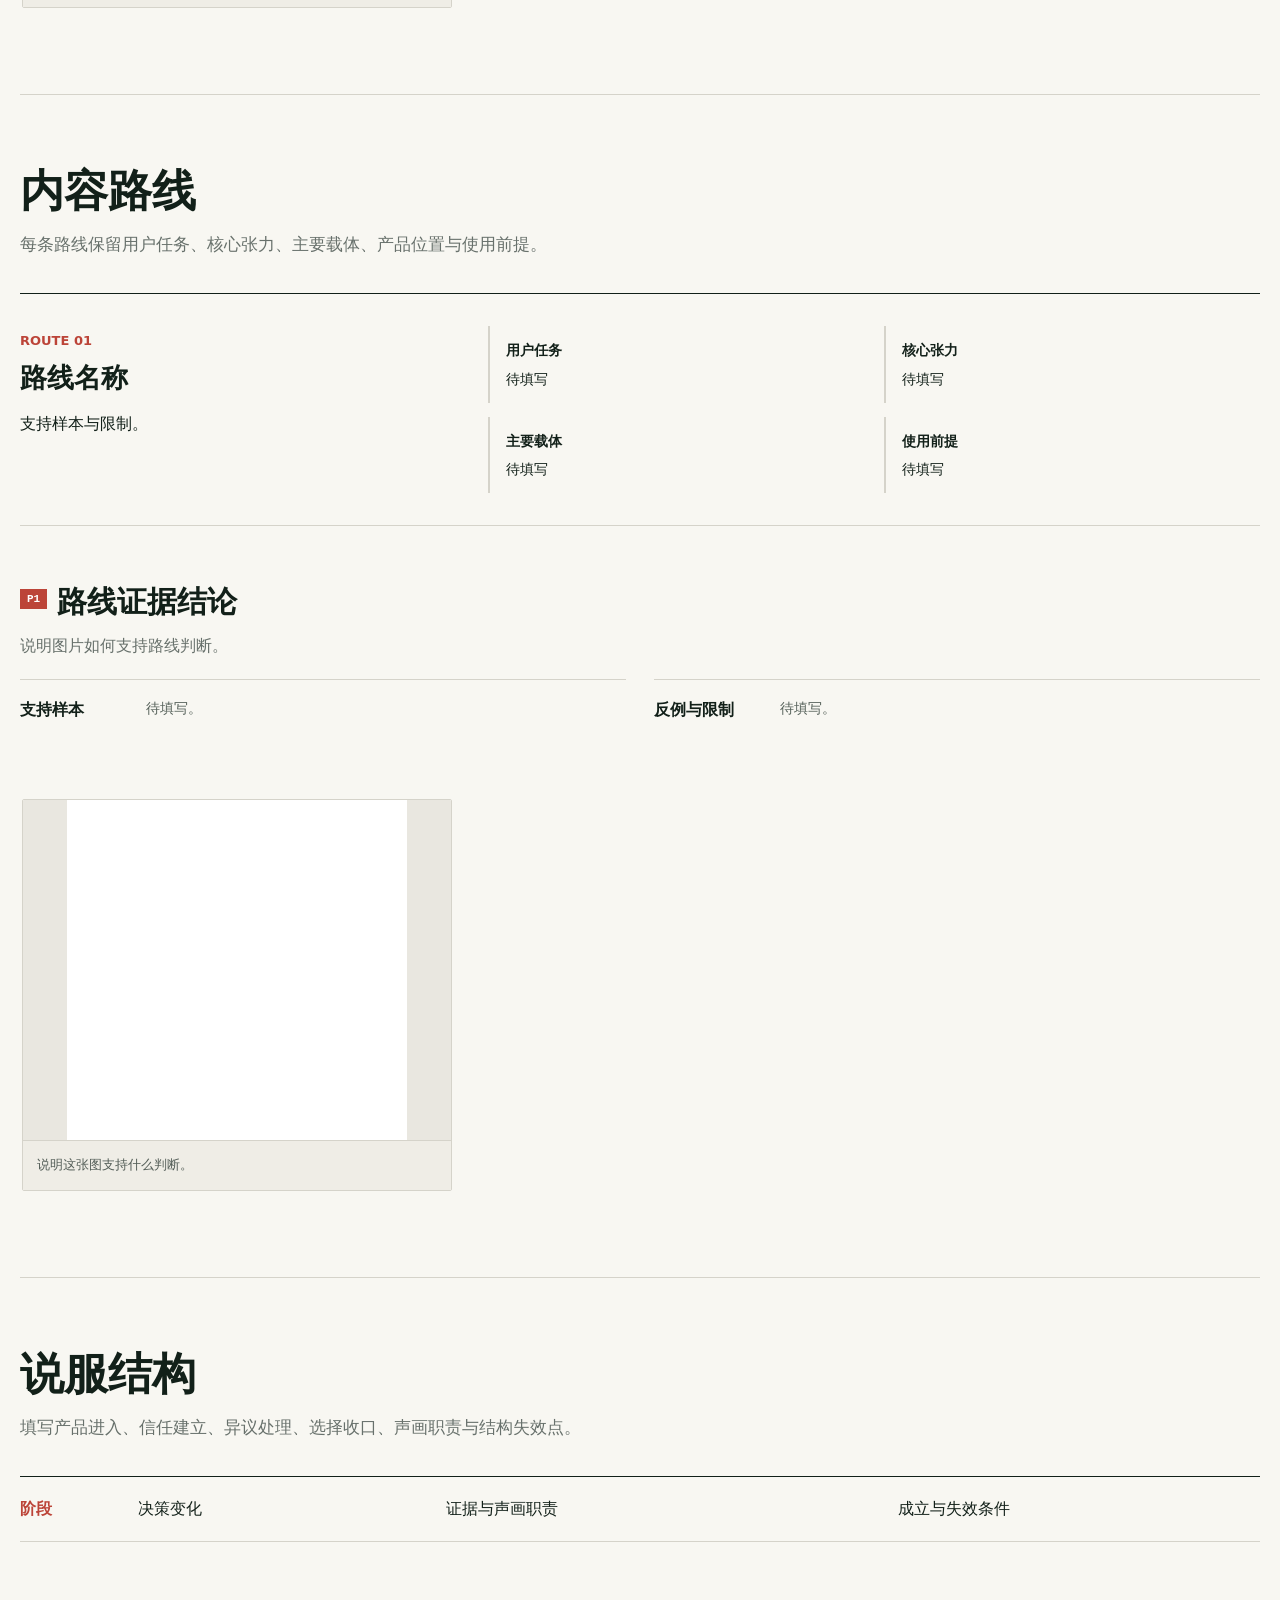
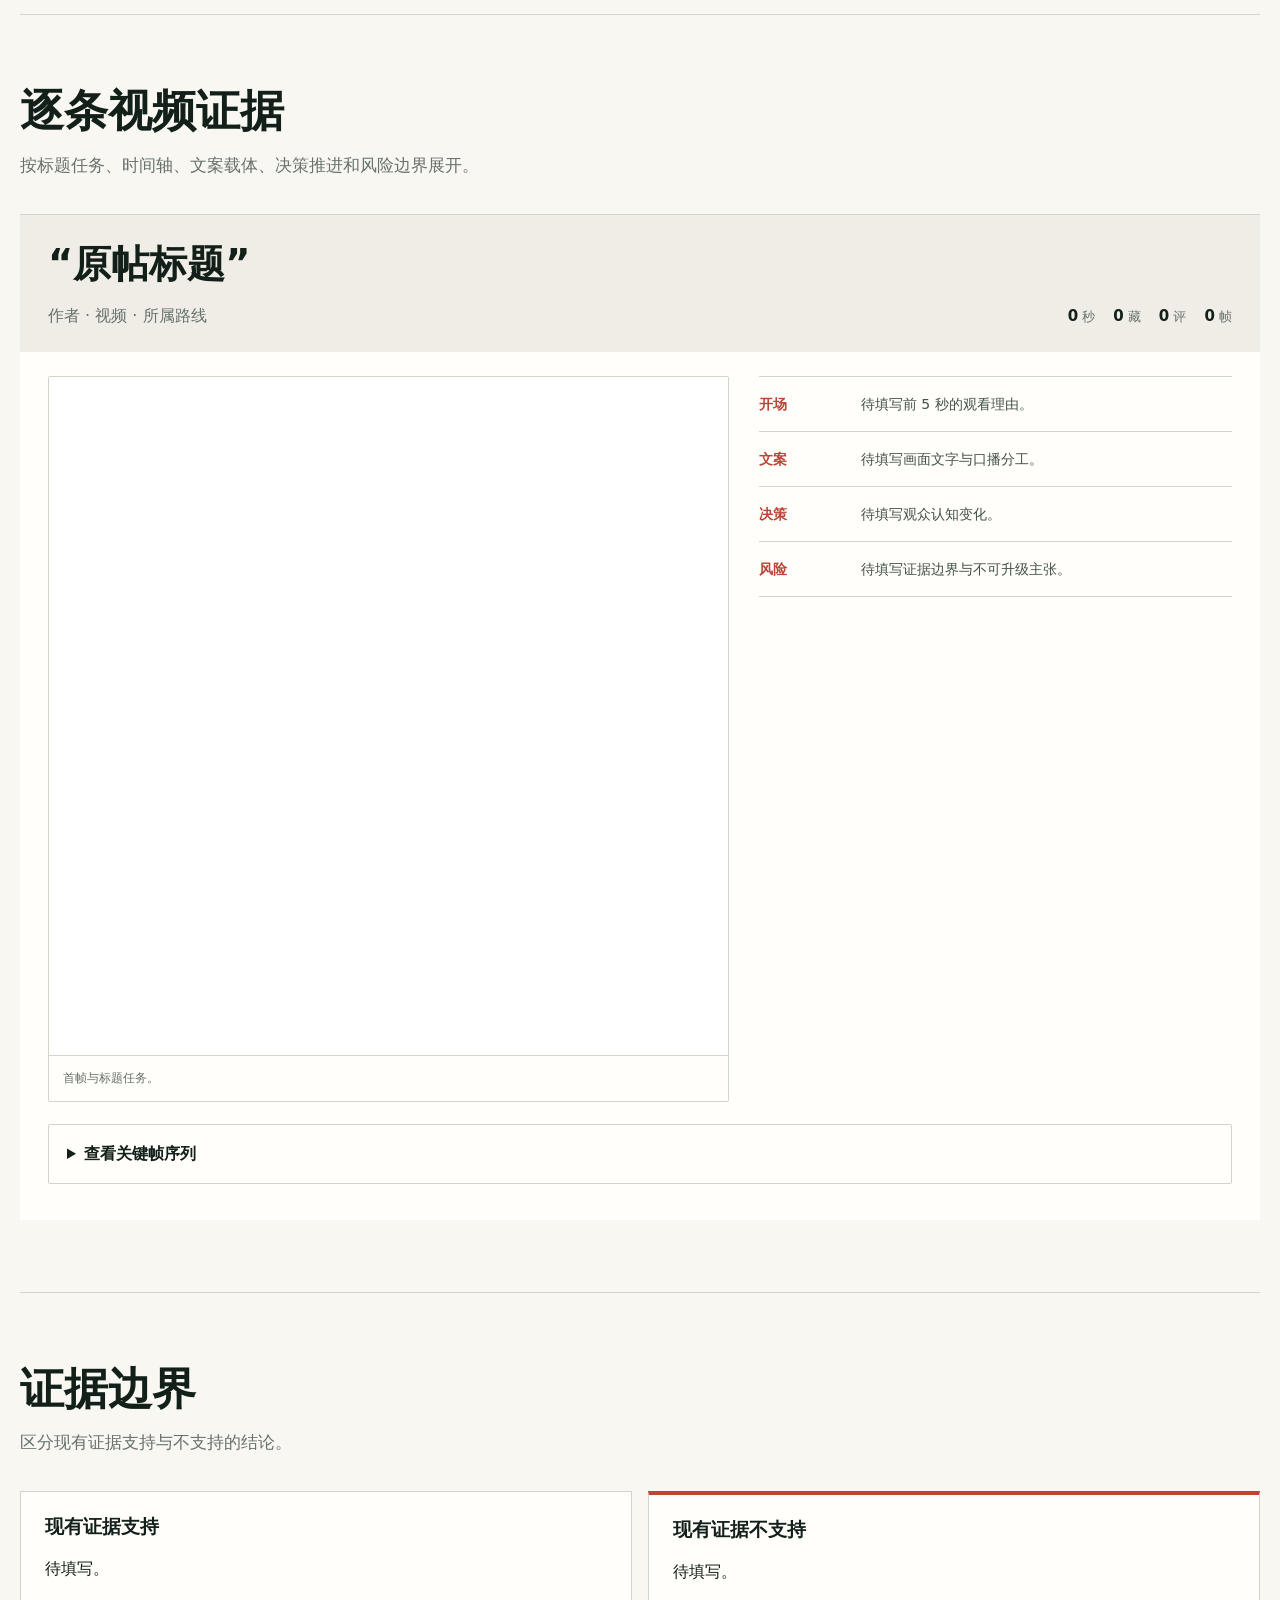
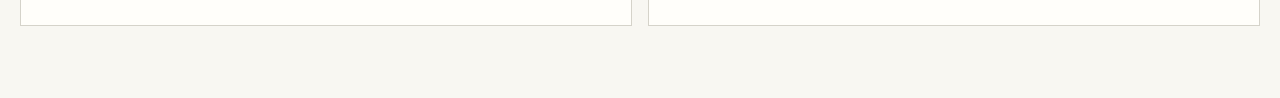
<file: skills/xhs-viral-content-analysis/assets/XHS-Video-Post-Audit-Template.html>
<!doctype html>
<html lang="zh-CN">
<head>
  <meta charset="utf-8">
  <meta name="viewport" content="width=device-width, initial-scale=1">
  <meta name="color-scheme" content="light">
  <title>小红书视频内容分析</title>
  <style>
    :root{--ink:#122019;--muted:#68716c;--paper:#f8f7f2;--white:#fffefa;--line:#d5d3ca;--red:#bc4438;--red-soft:#f5e5e1;--content:1440px;--radius:2px}
    *{box-sizing:border-box}html{scroll-behavior:smooth}body{margin:0;color:var(--ink);background:#eceae4;font-family:Inter,"PingFang SC","Microsoft YaHei",system-ui,sans-serif;font-size:16px;line-height:1.72;letter-spacing:0}a{color:inherit}img{display:block;max-width:100%}h1,h2,h3,h4{margin:0;line-height:1.2;letter-spacing:0}p{overflow-wrap:anywhere}main{overflow:clip;background:var(--paper);box-shadow:0 18px 50px rgba(23,31,27,.08)}
    .topbar{position:sticky;top:0;z-index:20;border-bottom:1px solid var(--line);background:rgba(248,247,242,.96);backdrop-filter:blur(12px)}.topbar-inner{width:min(calc(100% - 40px),var(--content));height:62px;margin:auto;display:flex;align-items:center;justify-content:space-between;gap:24px}.brand{display:flex;align-items:baseline;gap:10px;min-width:210px;font-weight:780}.brand::before{content:"";width:22px;height:3px;background:var(--red)}.brand small{color:var(--muted);font-size:12px}.topnav{display:flex;gap:18px;overflow-x:auto;scrollbar-width:none}.topnav::-webkit-scrollbar{display:none}.topnav a{color:var(--muted);font-size:13px;font-weight:650;text-decoration:none;white-space:nowrap}.topnav a:hover,.topnav a:focus-visible{color:var(--red)}
    .section{width:min(calc(100% - 40px),var(--content));margin:0 auto;padding:72px 0;scroll-margin-top:76px}.section+.section{border-top:1px solid var(--line)}.wrap{width:100%;margin:0}.hero{display:grid;grid-template-columns:minmax(0,1.16fr) minmax(360px,.84fr);padding-top:54px;padding-bottom:46px}.hero-copy{min-width:0;padding:30px 54px 30px 0;border-top:10px solid var(--ink)}.report-code{margin:0;color:var(--red);font:800 13px/1.5 "SFMono-Regular",Consolas,monospace}.hero h1{margin:18px 0 16px;font-size:clamp(40px,5vw,68px);line-height:1.05;overflow-wrap:anywhere}.hero-lead{margin:0;color:#3f4a44;font-size:18px}.audit-meta{display:grid;grid-template-columns:118px minmax(0,1fr);align-content:start;margin:0;padding:24px 0 12px 38px;border-top:10px solid var(--ink);border-left:1px solid var(--line)}.audit-meta dt,.audit-meta dd{margin:0;padding:11px 0;border-bottom:1px solid var(--line)}.audit-meta dt{color:var(--muted);font-size:13px}.audit-meta dd{font-size:14px;font-weight:700}.hero-conclusion{grid-column:1/-1;margin-top:28px;padding:24px 26px;background:var(--ink);color:#f7f5ef}.hero-conclusion h2{margin-bottom:10px;color:#fff;font-size:24px}.hero-summary-grid{display:grid;grid-template-columns:repeat(2,minmax(0,1fr));gap:0 30px}.hero-summary-item{display:grid;grid-template-columns:42px minmax(0,1fr);gap:12px;padding:14px 0;border-top:1px solid rgba(255,255,255,.22)}.hero-summary-item b{color:#e78377;font:800 13px/1.7 "SFMono-Regular",Consolas,monospace}.hero-summary-item span{color:#edf1ee;font-size:15px;font-weight:560}
    .section-heading{margin-bottom:34px}.section-heading h2{font-size:clamp(30px,3.4vw,46px);line-height:1.14}.section-intro{margin:14px 0 0;color:var(--muted);font-size:17px}.finding-grid,.finding-grid.reverse{display:flex;flex-direction:column;gap:24px;margin-top:58px}.finding-copy{width:100%;min-width:0}.finding-copy h3{margin-bottom:12px;font-size:30px;line-height:1.2}.finding-copy h3::before{content:"P1";display:inline-block;margin:0 10px 8px 0;padding:3px 7px;background:var(--red);color:#fff;font:800 11px/1.3 "SFMono-Regular",Consolas,monospace;vertical-align:middle}.finding-copy>p{margin:0;color:var(--muted)}.finding-points{display:grid;grid-template-columns:repeat(2,minmax(0,1fr));gap:0 28px;margin-top:20px}.finding-point{display:grid;grid-template-columns:112px minmax(0,1fr);gap:14px;min-height:92px;padding:16px 0;border-top:1px solid var(--line)}.finding-point strong{color:var(--ink)}.finding-point span{color:#56615a;font-size:14px}.evidence-stack{display:flex;gap:14px;width:100%;padding:4px 2px 14px;overflow-x:auto;scroll-snap-type:x proximity;scrollbar-color:var(--red) #dedbd3}figure.evidence{flex:1 0 280px;min-width:280px;max-width:430px;margin:0;overflow:hidden;border:1px solid var(--line);border-radius:var(--radius);background:var(--white);scroll-snap-align:start}figure.evidence img{width:100%;height:340px;object-fit:contain;background:#e9e7e0;cursor:zoom-in}figure.evidence figcaption{padding:13px 14px;border-top:1px solid var(--line);background:#efede6;color:#545e58;font-size:13px}
    .route-list{display:grid;border-top:1px solid var(--ink)}.route{display:grid;grid-template-columns:minmax(260px,.72fr) minmax(0,1.28fr);gap:34px;padding:32px 0;border-bottom:1px solid var(--line)}.route .index{color:var(--red);font-size:13px;font-weight:760}.route h3{margin-top:8px;font-size:27px}.route ul{display:grid;grid-template-columns:repeat(2,minmax(0,1fr));gap:14px 20px;margin:0;padding:0;list-style:none}.route li{padding:12px 0 12px 16px;border-left:2px solid var(--line);font-size:14px}.route li strong{display:block;margin-bottom:4px}.case-list{display:grid}.case{padding:36px 0;border-top:1px solid var(--line)}.case-layout{display:grid;grid-template-columns:360px minmax(0,1fr);gap:28px;align-items:start}.page-shot{margin:0;padding:10px;border:1px solid var(--line);background:var(--white)}.page-shot img{width:100%;cursor:zoom-in}.case-lines{display:grid;gap:1px;border:1px solid var(--line);background:var(--line)}.case-line{display:grid;grid-template-columns:108px minmax(0,1fr);gap:16px;padding:14px;background:var(--white)}.case-line strong{color:var(--red)}.gallery{display:grid;grid-template-columns:repeat(3,minmax(0,1fr));gap:12px;margin-top:18px}.gallery figure{margin:0;border:1px solid var(--line);background:var(--white)}.gallery img{width:100%;aspect-ratio:4/5;object-fit:contain;background:#eceeeb;cursor:zoom-in}.gallery figcaption,.page-shot figcaption{padding:10px 12px;color:var(--muted);font-size:12px}.limit-grid{display:grid;grid-template-columns:1fr 1fr;gap:16px}.limit-grid>div{padding:24px;border:1px solid var(--line);background:var(--white)}.limit-grid .risk{border-top:4px solid var(--red)}
    .case-list{gap:72px}.case{padding-top:36px;border:0;border-top:1px solid var(--line);background:var(--white)}.case-header{display:grid;grid-template-columns:minmax(0,1fr) auto;align-items:end;gap:24px;margin:-36px 0 24px;padding:26px 28px 22px;background:#efede6}.case-header h3{margin-bottom:6px;font-size:clamp(27px,3vw,40px);line-height:1.18}.case-header p{margin-bottom:0;color:var(--muted)}.case-metrics{display:flex;flex-wrap:wrap;justify-content:flex-end;gap:10px 18px;color:var(--muted);font-size:13px}.case-metrics strong{color:var(--ink);font-size:15px}.case-layout{grid-template-columns:minmax(0,1.18fr) minmax(360px,.82fr);gap:30px;padding:0 28px}.full-shot{margin:0;overflow:hidden;border:1px solid var(--line);border-radius:var(--radius);background:var(--white)}.full-shot img{width:100%;cursor:zoom-in}.full-shot figcaption{padding:12px 14px;color:var(--muted);font-size:12px;border-top:1px solid var(--line)}.case-analysis{display:grid;gap:0;border-top:1px solid var(--line)}.case-line{grid-template-columns:88px minmax(0,1fr);gap:14px;padding:15px 0;border-bottom:1px solid var(--line);background:transparent}.case-line strong{font-size:14px}.case-line span{color:#435149;font-size:14px}details.gallery{display:block;margin:22px 28px 0;border:1px solid var(--line);border-radius:var(--radius);background:var(--white)}details.gallery summary{padding:15px 18px;cursor:pointer;font-weight:700}details.gallery[open] summary{border-bottom:1px solid var(--line)}.image-strip{display:grid;grid-auto-flow:column;grid-auto-columns:minmax(220px,310px);gap:12px;padding:16px;overflow-x:auto;scroll-snap-type:x proximity}.image-strip figure{margin:0;scroll-snap-align:start}.image-strip img{width:100%;height:360px;object-fit:contain;border-radius:var(--radius);background:#edf1ef;cursor:zoom-in}.image-strip figcaption{padding-top:8px;color:var(--muted);font-size:12px}
    .timeline-wrap{overflow-x:auto;border-top:1px solid var(--ink)}.timeline{min-width:760px;display:grid}.timeline-row{display:grid;grid-template-columns:100px minmax(180px,.8fr) minmax(260px,1.2fr) minmax(220px,1fr);gap:18px;padding:18px 0;border-bottom:1px solid var(--line)}.timeline-row strong{color:var(--red)}.av-grid{display:grid;grid-template-columns:repeat(2,minmax(0,1fr));gap:18px}.av-grid>div{padding:20px;border-top:3px solid var(--ink);background:var(--white)}
    dialog{width:min(1100px,calc(100% - 28px));max-height:92vh;padding:38px 12px 12px;border:0;border-radius:6px;background:#111}dialog::backdrop{background:rgba(0,0,0,.82)}dialog img{max-height:82vh;margin:auto;object-fit:contain}.close{position:absolute;top:7px;right:10px;width:30px;height:30px;border:0;background:transparent;color:#fff;font-size:28px;cursor:pointer}
    @media(max-width:900px){.hero{grid-template-columns:1fr}.hero-copy{padding-right:0}.audit-meta{padding-left:0;border-top-width:1px;border-left:0}.route,.case-layout{grid-template-columns:1fr}.limit-grid{grid-template-columns:1fr}}
    @media(max-width:600px){.topbar-inner{width:calc(100% - 20px)}.brand{display:none}.section{width:calc(100% - 24px);padding:56px 0}.hero h1{font-size:40px}.hero-summary-grid,.finding-points,.route ul,.av-grid{grid-template-columns:1fr}.finding-grid{gap:18px;margin-top:44px}.finding-point{grid-template-columns:94px minmax(0,1fr)}figure.evidence{flex-basis:82vw;min-width:82vw}.case-header{grid-template-columns:1fr;margin-top:-36px;padding:22px 18px}.case-metrics{justify-content:flex-start}.case-layout{padding:0 18px}.case-line{grid-template-columns:1fr;gap:4px}details.gallery{margin-right:18px;margin-left:18px}.image-strip{grid-auto-columns:minmax(210px,82vw)}.image-strip img{height:330px}}
    @media print{.topbar,dialog{display:none}.section{width:100%;page-break-inside:auto}body,main{background:#fff;box-shadow:none}}
  </style>
</head>
<body data-report-template="xhs-video-post-audit">
  <div class="topbar" data-report-part="navigation"><div class="topbar-inner"><div class="brand">内容审计 <small>小红书视频</small></div><nav class="topnav"><a href="#scope">样本范围</a><a href="#findings">核心发现</a><a href="#decision">决策链</a><a href="#screen-copy">画面文字</a><a href="#voiceover">口播</a><a href="#opening">开场</a><a href="#carriers">声画载体</a><a href="#routes">内容路线</a><a href="#persuasion">说服结构</a><a href="#evidence">逐条证据</a><a href="#limits">证据边界</a></nav></div></div>
  <main>
    <header class="section hero" data-report-part="audit-hero">
      <div class="hero-copy"><p class="report-code">XHS VIDEO AUDIT</p><h1>研究对象<br>小红书视频内容分析</h1><p class="hero-lead">填写本批次分析对象、观众任务与关键边界。</p></div>
      <dl class="audit-meta" data-report-part="audit-meta"><dt>分析范围</dt><dd>待填写</dd><dt>纳入样本</dt><dd>待填写</dd><dt>证据资产</dt><dd>待填写</dd><dt>数据时点</dt><dd>待填写</dd></dl>
      <div class="hero-conclusion" data-report-part="executive-summary"><h2>核心结论</h2><div class="hero-summary-grid"><div class="hero-summary-item"><b>01</b><span>填写最重要发现。</span></div><div class="hero-summary-item"><b>02</b><span>填写路线差异。</span></div><div class="hero-summary-item"><b>03</b><span>填写主要载体判断。</span></div><div class="hero-summary-item"><b>04</b><span>填写证据边界。</span></div></div></div>
    </header>
    <section id="scope" class="section" data-section="scope"><div class="wrap"><div class="section-heading"><h2>样本范围</h2><p class="section-intro">填写纳入、排除、缺失字段和数据时点。</p></div></div></section>
    <section id="findings" class="section" data-section="findings"><div class="wrap"><div class="section-heading"><h2>核心发现</h2><p class="section-intro">跨样本观察、路线差异与对应原帖证据。</p></div>
      <article class="finding-grid" data-evidence-group="finding-example"><div class="finding-copy"><h3>核心结论标题</h3><p>说明结论、适用范围与置信程度。</p><div class="finding-points"><div class="finding-point"><strong>共同观察</strong><span>填写跨样本观察。</span></div><div class="finding-point"><strong>路线差异</strong><span>填写差异。</span></div></div></div><div class="evidence-stack"><figure class="evidence" data-evidence-source="样本01完整页面"><img data-zoom src="[data-uri]" alt="样本01完整页面"><figcaption>说明这张图支持什么判断。</figcaption></figure></div></article>
    </div></section>
    <section id="decision" class="section" data-section="decision"><div class="wrap"><div class="section-heading"><h2>观众决策链</h2><p class="section-intro">按时间码还原观众从问题识别到选择收口的认知变化。</p></div><article class="finding-grid" data-evidence-group="decision-example"><div class="finding-copy"><h3>决策推进结论</h3><p>填写关键节点、观众变化与断点。</p><div class="finding-points"><div class="finding-point"><strong>进入前</strong><span>填写观众原有状态。</span></div><div class="finding-point"><strong>离开后</strong><span>填写内容造成的认知变化。</span></div></div></div><div class="evidence-stack"><figure class="evidence" data-evidence-source="样本01关键帧"><img data-zoom src="[data-uri]" alt="样本01关键帧"><figcaption>填写时间码与这帧支持的判断。</figcaption></figure></div></article></div></section>
    <section id="screen-copy" class="section" data-section="screen-copy"><div class="wrap"><div class="section-heading"><h2>画面文字</h2><p class="section-intro">逐段呈现原文或准确摘要、文案任务、观众作用、认知变化和风险。</p></div><div class="av-grid"><div><h3>文字任务</h3><p>待填写。</p></div><div><h3>声画配合</h3><p>待填写。</p></div></div></div></section>
    <section id="voiceover" class="section" data-section="voiceover"><div class="wrap"><div class="section-heading"><h2>口播文案</h2><p class="section-intro">逐段呈现口播任务、观众变化、证据与主张边界；无可辨识口播时如实记录。</p></div><div class="av-grid"><div><h3>说服任务</h3><p>待填写。</p></div><div><h3>观众变化</h3><p>待填写。</p></div></div></div></section>
    <section id="opening" class="section" data-section="opening"><div class="wrap"><div class="section-heading"><h2>前 5 秒</h2><p class="section-intro">逐点核读首帧、信息变化和继续观看理由。</p></div><div class="timeline-wrap"><div class="timeline"><div class="timeline-row"><strong>时间</strong><span>画面与声音</span><span>信息任务</span><span>继续观看理由</span></div><div class="timeline-row"><strong>0.0s</strong><span>待填写</span><span>待填写</span><span>待填写</span></div></div></div></div></section>
    <section id="carriers" class="section" data-section="carriers"><div class="wrap"><div class="section-heading"><h2>声画信息载体</h2><p class="section-intro">判断画面文字、口播、同步字幕、视觉动作与音乐分别承担什么任务。</p></div><article class="finding-grid" data-evidence-group="carrier-example"><div class="finding-copy"><h3>主要载体结论</h3><p>说明判断依据。</p><div class="finding-points"><div class="finding-point"><strong>声音任务</strong><span>填写口播、音乐或环境声任务。</span></div><div class="finding-point"><strong>画面任务</strong><span>填写文字、动作和镜头任务。</span></div></div></div><div class="evidence-stack"><figure class="evidence" data-evidence-source="样本02关键帧"><img data-zoom src="[data-uri]" alt="样本02关键帧"><figcaption>填写时间码与声画关系。</figcaption></figure></div></article></div></section>
    <section id="routes" class="section" data-section="routes"><div class="wrap"><div class="section-heading"><h2>内容路线</h2><p class="section-intro">每条路线保留用户任务、核心张力、主要载体、产品位置与使用前提。</p></div><div class="route-list"><article class="route"><div><span class="index">ROUTE 01</span><h3>路线名称</h3><p>支持样本与限制。</p></div><ul><li><strong>用户任务</strong>待填写</li><li><strong>核心张力</strong>待填写</li><li><strong>主要载体</strong>待填写</li><li><strong>使用前提</strong>待填写</li></ul></article></div><article class="finding-grid" data-evidence-group="route-example"><div class="finding-copy"><h3>路线证据结论</h3><p>说明图片如何支持路线判断。</p><div class="finding-points"><div class="finding-point"><strong>支持样本</strong><span>待填写。</span></div><div class="finding-point"><strong>反例与限制</strong><span>待填写。</span></div></div></div><div class="evidence-stack"><figure class="evidence" data-evidence-source="样本03完整页面"><img data-zoom src="[data-uri]" alt="样本03完整页面"><figcaption>说明这张图支持什么判断。</figcaption></figure></div></article></div></section>
    <section id="persuasion" class="section" data-section="persuasion"><div class="wrap"><div class="section-heading"><h2>说服结构</h2><p class="section-intro">填写产品进入、信任建立、异议处理、选择收口、声画职责与结构失效点。</p></div><div class="timeline-wrap"><div class="timeline"><div class="timeline-row"><strong>阶段</strong><span>决策变化</span><span>证据与声画职责</span><span>成立与失效条件</span></div></div></div></div></section>
    <section id="evidence" class="section" data-section="evidence" data-report-part="evidence-gallery"><div class="wrap"><div class="section-heading"><h2>逐条视频证据</h2><p class="section-intro">按标题任务、时间轴、文案载体、决策推进和风险边界展开。</p></div><div class="case-list"><article class="case"><div class="case-header"><div><h3>“原帖标题”</h3><p>作者 · 视频 · 所属路线</p></div><div class="case-metrics"><span><strong>0</strong> 秒</span><span><strong>0</strong> 藏</span><span><strong>0</strong> 评</span><span><strong>0</strong> 帧</span></div></div><div class="case-layout"><figure class="full-shot"><img data-zoom src="[data-uri]" alt="样本01首帧证据"><figcaption>首帧与标题任务。</figcaption></figure><div class="case-analysis"><div class="case-line"><strong>开场</strong><span>待填写前 5 秒的观看理由。</span></div><div class="case-line"><strong>文案</strong><span>待填写画面文字与口播分工。</span></div><div class="case-line"><strong>决策</strong><span>待填写观众认知变化。</span></div><div class="case-line"><strong>风险</strong><span>待填写证据边界与不可升级主张。</span></div></div></div><details class="gallery"><summary>查看关键帧序列</summary><div class="image-strip"><figure><img data-zoom src="[data-uri]" alt="样本01关键帧证据"><figcaption>时间码与信息任务</figcaption></figure></div></details></article></div></div></section>
    <section id="limits" class="section" data-section="limits"><div class="wrap"><div class="section-heading"><h2>证据边界</h2><p class="section-intro">区分现有证据支持与不支持的结论。</p></div><div class="limit-grid"><div><h3>现有证据支持</h3><p>待填写。</p></div><div class="risk"><h3>现有证据不支持</h3><p>待填写。</p></div></div></div></section>
  </main>
  <dialog id="lightbox" data-report-part="lightbox"><button class="close" aria-label="关闭">×</button><img src="[data-uri]" alt="放大证据图"></dialog>
  <script>const dialog=document.getElementById('lightbox'),target=dialog.querySelector('img');document.querySelectorAll('[data-zoom]').forEach(img=>img.addEventListener('click',()=>{target.src=img.src;target.alt=img.alt;dialog.showModal()}));dialog.querySelector('.close').addEventListener('click',()=>dialog.close());dialog.addEventListener('click',e=>{if(e.target===dialog)dialog.close()});</script>
</body>
</html>
</file>
<file: skills/mental-model-info-cards/assets/template/tool-v1/styles.css>
:root {
  --paper: #efede4;
  --ink: #151515;
  --muted: #706f68;
  --line: #d5d0c4;
  --soft: #e5e1d5;
  --accent: #e84a3a;
  --card-w: 1080px;
  --card-h: 1440px;
  --margin: 76px;
  --font-sans: "Alibaba PuHuiTi 3.0", "Alibaba PuHuiTi", "HarmonyOS Sans SC",
    "Source Han Sans SC", "Noto Sans SC", "PingFang SC", "Helvetica Neue",
    "Arial", sans-serif;
  --font-latin: "Helvetica Neue", "Inter", "Arial", sans-serif;
}

* {
  box-sizing: border-box;
}

html,
body {
  margin: 0;
  min-height: 100%;
  background: #cac8c0;
  color: var(--ink);
  font-family: var(--font-sans);
}

body.export {
  width: var(--card-w);
  height: var(--card-h);
  overflow: hidden;
  background: var(--paper);
}

.board {
  display: grid;
  grid-template-columns: repeat(2, var(--card-w));
  gap: 48px;
  padding: 48px;
}

body.export .board {
  display: block;
  padding: 0;
}

.card {
  position: relative;
  width: var(--card-w);
  height: var(--card-h);
  overflow: hidden;
  background:
    linear-gradient(90deg, rgba(21, 21, 21, 0.025) 1px, transparent 1px),
    linear-gradient(180deg, rgba(21, 21, 21, 0.02) 1px, transparent 1px),
    var(--paper);
  background-size: 154px 154px;
  padding: var(--margin);
}

.card::before {
  content: "";
  position: absolute;
  left: var(--margin);
  top: 184px;
  width: 230px;
  border-top: 7px solid var(--accent);
  pointer-events: none;
}

.card::after {
  content: "";
  position: absolute;
  left: var(--margin);
  right: var(--margin);
  bottom: 172px;
  border-bottom: 1px solid rgba(21, 21, 21, 0.16);
}

.meta {
  position: relative;
  z-index: 2;
  display: grid;
  grid-template-columns: 1fr auto;
  align-items: start;
  gap: 24px;
  font-family: var(--font-latin);
  font-size: 22px;
  font-weight: 760;
  letter-spacing: 0;
  text-transform: uppercase;
}

.meta-left,
.meta-right {
  display: flex;
  gap: 16px;
  align-items: center;
}

.pill {
  border: 1px solid rgba(21, 21, 21, 0.28);
  padding: 7px 12px 8px;
  line-height: 1;
  background: rgba(239, 237, 228, 0.72);
}

.pill.accent {
  border-color: var(--accent);
  background: var(--accent);
  color: var(--paper);
}

.section-label {
  writing-mode: vertical-rl;
  position: absolute;
  top: 184px;
  right: 47px;
  color: var(--muted);
  font-family: var(--font-latin);
  font-size: 16px;
  font-weight: 760;
  letter-spacing: 0;
  text-transform: uppercase;
}

.content {
  position: relative;
  z-index: 2;
  height: calc(100% - 170px);
  margin-top: 88px;
}

.eyebrow {
  font-family: var(--font-latin);
  color: var(--accent);
  font-size: 24px;
  font-weight: 800;
  line-height: 1;
  text-transform: uppercase;
}

.title {
  margin: 36px 0 0;
  max-width: 900px;
  font-size: 112px;
  font-weight: 900;
  line-height: 0.96;
  letter-spacing: 0;
}

.title.en {
  font-family: var(--font-latin);
  font-size: 98px;
  text-transform: uppercase;
}

.subtitle {
  margin: 46px 0 0;
  max-width: 820px;
  font-size: 44px;
  font-weight: 820;
  line-height: 1.18;
  letter-spacing: 0;
}

.big-number {
  position: absolute;
  right: 70px;
  bottom: 210px;
  color: var(--accent);
  font-family: var(--font-latin);
  font-size: 220px;
  font-weight: 900;
  line-height: 0.8;
  letter-spacing: 0;
}

.definition {
  display: grid;
  align-content: center;
  min-height: 770px;
  padding-top: 118px;
  padding-bottom: 70px;
}

.statement {
  max-width: 864px;
  font-size: 60px;
  font-weight: 850;
  line-height: 1.08;
  letter-spacing: 0;
}

.statement .mark {
  color: var(--accent);
}

.note {
  max-width: 770px;
  margin-top: 40px;
  color: var(--muted);
  font-size: 29px;
  font-weight: 500;
  line-height: 1.42;
}

.compact-grid {
  display: grid;
  grid-template-columns: 1fr 1fr;
  gap: 18px;
  margin-top: 44px;
}

.fact-box {
  min-height: 136px;
  padding: 22px 24px;
  border: 1px solid rgba(21, 21, 21, 0.2);
  background: rgba(239, 237, 228, 0.58);
}

.fact-kicker {
  color: var(--accent);
  font-family: var(--font-latin);
  font-size: 19px;
  font-weight: 850;
  text-transform: uppercase;
}

.fact-text {
  margin-top: 12px;
  font-size: 27px;
  font-weight: 760;
  line-height: 1.18;
}

.diagram-wrap {
  display: grid;
  grid-template-rows: auto 1fr;
  gap: 48px;
}

.diagram-title {
  max-width: 850px;
  font-size: 52px;
  font-weight: 850;
  line-height: 1.1;
  letter-spacing: 0;
}

.diagram {
  position: relative;
  min-height: 710px;
  border-top: 3px solid var(--ink);
  border-bottom: 0;
}

.diagram svg {
  display: block;
  width: 100%;
  height: 710px;
}

.svg-text {
  font-family: var(--font-sans);
  fill: var(--ink);
  font-weight: 750;
}

.svg-muted {
  fill: var(--muted);
  font-weight: 500;
}

.scenario-grid {
  display: grid;
  grid-template-columns: 1fr 1fr;
  gap: 18px;
  margin-top: 32px;
}

.content:has(.scenario-grid),
.content:has(.case-layout) {
  padding-top: 72px;
}

.case-layout {
  display: grid;
  grid-template-rows: auto auto 1fr;
  gap: 34px;
  margin-top: 38px;
}

.case-hero {
  padding: 30px 34px;
  border-top: 4px solid var(--accent);
  border-bottom: 1px solid rgba(21, 21, 21, 0.22);
}

.case-title {
  font-size: 48px;
  font-weight: 880;
  line-height: 1.05;
  letter-spacing: 0;
}

.case-copy {
  margin-top: 18px;
  color: var(--muted);
  font-size: 27px;
  line-height: 1.34;
}

.case-steps {
  display: grid;
  grid-template-columns: 1fr 1fr 1fr;
  gap: 16px;
}

.case-step {
  min-height: 188px;
  padding: 24px 22px;
  border: 1px solid rgba(21, 21, 21, 0.2);
}

.case-step-num {
  color: var(--accent);
  font-family: var(--font-latin);
  font-size: 38px;
  font-weight: 900;
  line-height: 1;
}

.case-step-title {
  margin-top: 18px;
  font-size: 28px;
  font-weight: 820;
  line-height: 1.12;
}

.case-step-copy {
  margin-top: 12px;
  color: var(--muted);
  font-size: 21px;
  line-height: 1.28;
}

.scenario {
  min-height: 222px;
  padding: 24px 26px;
  border: 1px solid rgba(21, 21, 21, 0.2);
  background: rgba(239, 237, 228, 0.55);
}

.scenario-num {
  color: var(--accent);
  font-family: var(--font-latin);
  font-size: 44px;
  font-weight: 900;
  line-height: 1;
}

.scenario-title {
  margin-top: 18px;
  font-size: 34px;
  font-weight: 820;
  line-height: 1.12;
}

.scenario-copy {
  margin-top: 15px;
  color: var(--muted);
  font-size: 22px;
  line-height: 1.32;
}

.mini-rule {
  margin-top: 12px;
  padding-top: 12px;
  border-top: 1px solid rgba(21, 21, 21, 0.16);
  font-size: 21px;
  font-weight: 760;
  line-height: 1.22;
}

.question-list {
  display: grid;
  gap: 22px;
  margin-top: 54px;
}

.question {
  display: grid;
  grid-template-columns: 86px 1fr;
  align-items: start;
  gap: 22px;
  padding: 25px 0;
  border-top: 1px solid rgba(21, 21, 21, 0.22);
}

.question:last-child {
  border-bottom: 1px solid rgba(21, 21, 21, 0.22);
}

.q-index {
  color: var(--accent);
  font-size: 42px;
  font-weight: 900;
  line-height: 1;
}

.q-text {
  font-size: 41px;
  font-weight: 790;
  line-height: 1.18;
  letter-spacing: 0;
}

.boundary {
  display: grid;
  grid-template-rows: auto auto auto;
  gap: 24px;
}

.warning {
  max-width: 810px;
  padding-left: 28px;
  border-left: 18px solid var(--accent);
  font-size: 40px;
  font-weight: 860;
  line-height: 1.1;
  letter-spacing: 0;
}

.reading-list {
  align-self: start;
  margin-top: 0;
  margin-bottom: 0;
}

.reading-item {
  display: grid;
  grid-template-columns: 54px 1fr;
  gap: 18px;
  padding: 13px 0;
  border-top: 1px solid rgba(21, 21, 21, 0.22);
}

.reading-item:last-child {
  border-bottom: 1px solid rgba(21, 21, 21, 0.22);
}

.reading-num {
  color: var(--accent);
  font-family: var(--font-latin);
  font-size: 30px;
  font-weight: 900;
  line-height: 1;
}

.reading-title {
  color: var(--ink);
  font-size: 25px;
  font-weight: 820;
  line-height: 1.12;
}

.reading-note {
  display: block;
  margin-top: 6px;
  color: var(--muted);
  font-size: 18px;
  font-weight: 600;
  line-height: 1.24;
}

.thinking-box {
  margin-top: 14px;
  padding: 15px 20px 17px;
  border-left: 10px solid var(--accent);
  border-top: 0;
  background: rgba(21, 21, 21, 0.028);
}

.thinking-label {
  color: var(--accent);
  font-family: var(--font-latin);
  font-size: 18px;
  font-weight: 900;
  text-transform: uppercase;
}

.thinking-text {
  margin-top: 7px;
  color: var(--ink);
  font-size: 22px;
  font-weight: 800;
  line-height: 1.2;
}

.footer {
  position: absolute;
  z-index: 2;
  left: var(--margin);
  right: var(--margin);
  bottom: 82px;
  display: grid;
  grid-template-columns: 1fr auto 1fr;
  align-items: end;
  gap: 20px;
  color: var(--muted);
  font-size: 18px;
  font-weight: 650;
  line-height: 1.25;
}

.tagline {
  display: flex;
  flex-wrap: nowrap;
  gap: 16px;
  max-width: 540px;
  white-space: nowrap;
  overflow: visible;
  color: var(--muted);
  font-size: 16px;
  font-weight: 760;
}

.tag {
  display: inline-block;
  padding: 0;
  border: 0;
  color: inherit;
  font-size: inherit;
  line-height: 1.2;
}

.tag + .tag::before {
  content: "";
}

.footer-center {
  color: var(--ink);
  font-family: var(--font-latin);
  text-align: center;
  text-transform: uppercase;
  letter-spacing: 0;
}

.footer-right {
  font-family: var(--font-latin);
  text-align: right;
}

.source {
  max-width: 360px;
}

@media (max-width: 1200px) {
  .board {
    grid-template-columns: 1fr;
    transform-origin: top left;
  }
}
</file>
